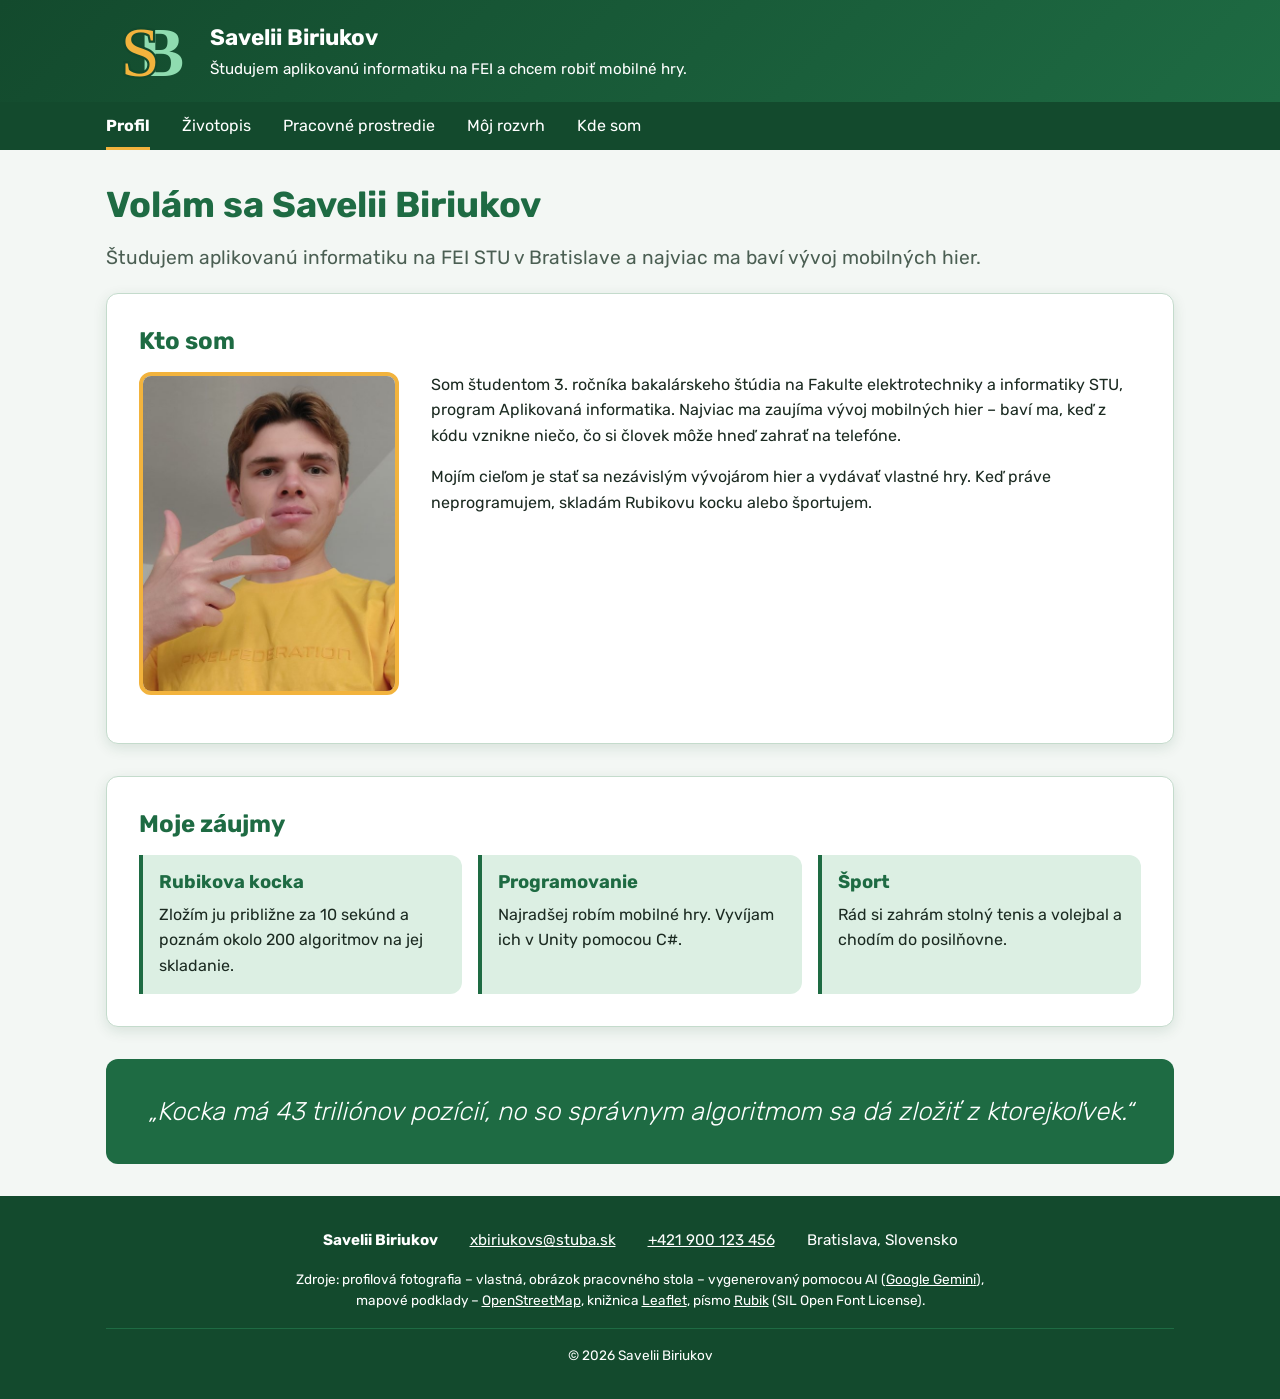
<file: Z1_biriukov/index.html>
<!DOCTYPE html>
<html lang="sk">
<head>
    <meta charset="UTF-8">
    <meta name="viewport" content="width=device-width, initial-scale=1">
    <title>SB – Profil</title>
    <meta name="description" content="Osobná webová vizitka Saveliia Biriukova, študenta aplikovanej informatiky na FEI STU, ktorého baví vývoj mobilných hier.">

    <!-- Open Graph -->
    <meta property="og:type" content="website">
    <meta property="og:title" content="Savelii Biriukov – Profil">
    <meta property="og:description" content="Kto som, čo študujem a čo ma baví – osobná vizitka študenta FEI STU.">
    <meta property="og:image" content="https://webte1.fei.stuba.sk/~xbiriukovs/Z1_biriukov/img/og-image.png">

    <link rel="icon" href="favicon.ico?v=2">
    <link rel="stylesheet" href="css/styles.css">
    <link rel="stylesheet" href="css/print.css" media="print">
</head>

<body>

    <a class="skip-link" href="#content">Preskočiť na obsah</a>

    <header class="site-header">
        <div class="container">
            <a class="site-header__home" href="index.html">
                <svg class="monogram" viewBox="0 0 80 64" aria-hidden="true">
                    <text class="monogram__letter monogram__b" x="50" y="55" text-anchor="middle">B</text>
                    <text class="monogram__letter monogram__gap" x="31" y="55" text-anchor="middle">S</text>
                    <text class="monogram__letter monogram__s" x="31" y="55" text-anchor="middle">S</text>
                </svg>
                <span>
                    <span class="site-header__name">Savelii Biriukov</span>
                    <span class="site-header__slogan">Študujem aplikovanú informatiku na FEI a chcem robiť mobilné hry.</span>
                </span>
            </a>
        </div>
    </header>

    <nav class="nav" aria-label="Hlavné menu">
        <div class="container">
            <button class="nav__toggle" type="button" aria-expanded="false" aria-controls="main-menu">☰ Menu</button>
            <ul class="nav__list" id="main-menu">
                <li><a class="nav__link nav__link--active" href="index.html" aria-current="page">Profil</a></li>
                <li><a class="nav__link" href="pages/cv.html">Životopis</a></li>
                <li><a class="nav__link" href="pages/workspace.html">Pracovné prostredie</a></li>
                <li><a class="nav__link" href="pages/schedule.html">Môj rozvrh</a></li>
                <li><a class="nav__link" href="pages/map.html">Kde som</a></li>
            </ul>
        </div>
    </nav>

    <main id="content" class="container">

        <h1>Volám sa Savelii Biriukov</h1>
        <p class="lead">Študujem aplikovanú informatiku na FEI STU v Bratislave a najviac ma baví vývoj mobilných hier.</p>

        <article class="card profile">
            <h2>Kto som</h2>
            <img class="profile__photo" src="img/me.jpg" alt="Savelii Biriukov v žltom tričku ukazuje rukou gesto" width="260" height="325" loading="lazy">
            <p>
                Som študentom 3. ročníka bakalárskeho štúdia na Fakulte elektrotechniky a informatiky STU,
                program Aplikovaná informatika. Najviac ma zaujíma vývoj mobilných hier – baví ma, keď z kódu
                vznikne niečo, čo si človek môže hneď zahrať na telefóne.
            </p>
            <p>
                Mojím cieľom je stať sa nezávislým vývojárom hier a vydávať vlastné hry.
                Keď práve neprogramujem, skladám Rubikovu kocku alebo športujem.
            </p>
        </article>

        <section class="card">
            <h2>Moje záujmy</h2>
            <ul class="key-list">
                <li class="key-list__item">
                    <h3>Rubikova kocka</h3>
                    <p>Zložím ju približne za 10 sekúnd a poznám okolo 200 algoritmov na jej skladanie.</p>
                </li>
                <li class="key-list__item">
                    <h3>Programovanie</h3>
                    <p>Najradšej robím mobilné hry. Vyvíjam ich v Unity pomocou C#.</p>
                </li>
                <li class="key-list__item">
                    <h3>Šport</h3>
                    <p>Rád si zahrám stolný tenis a volejbal a chodím do posilňovne.</p>
                </li>
            </ul>
        </section>

        <aside class="quote">
            <p class="quote__text">„Kocka má 43 triliónov pozícií, no so správnym algoritmom sa dá zložiť z ktorejkoľvek.“</p>
        </aside>

    </main>

    <footer class="site-footer">
        <div class="container site-footer__inner">
            <address class="site-footer__contact">
                <strong>Savelii Biriukov</strong>
                <a href="mailto:xbiriukovs@stuba.sk">xbiriukovs@stuba.sk</a>
                <a href="tel:+421900123456">+421 900 123 456</a>
                <span>Bratislava, Slovensko</span>
            </address>
            <p class="site-footer__sources">Zdroje: profilová fotografia – vlastná, obrázok pracovného stola – vygenerovaný pomocou AI (<a href="https://gemini.google.com/">Google Gemini</a>), mapové podklady – <a href="https://www.openstreetmap.org/copyright">OpenStreetMap</a>, knižnica <a href="https://leafletjs.com/">Leaflet</a>, písmo <a href="https://fonts.google.com/specimen/Rubik">Rubik</a> (SIL Open Font License).</p>
            <p class="site-footer__copy">© 2026 Savelii Biriukov</p>
        </div>
    </footer>

    <script src="js/script.js"></script>

</body>
</html>
</file>
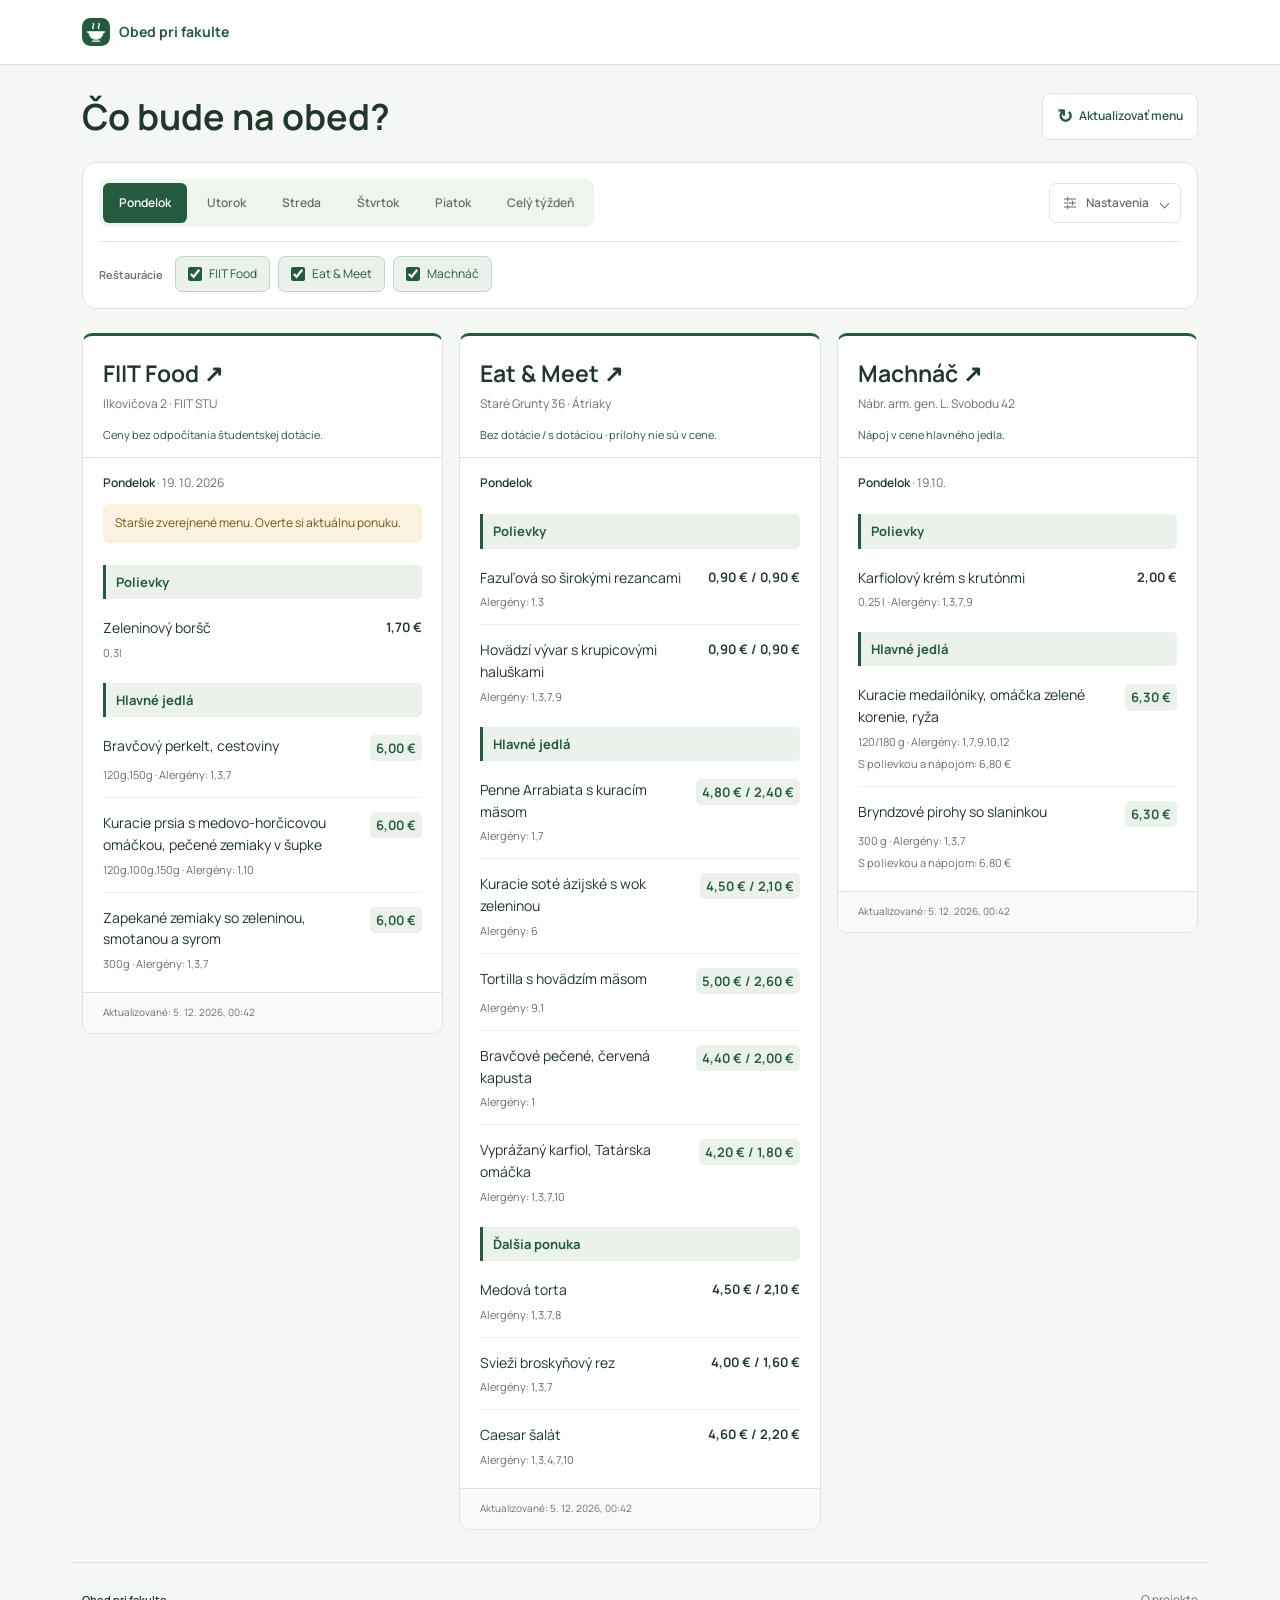
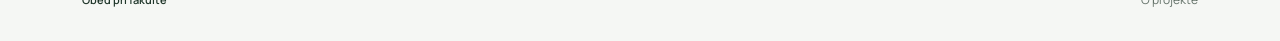
<file: Z2_biriukov/index.html>
<!DOCTYPE html>
<html lang="sk">

<head>
  <meta charset="UTF-8">
  <meta name="viewport" content="width=device-width, initial-scale=1">
  <meta name="description" content="Obedové menu reštaurácií a jedální v okolí FEI STU na jednom mieste.">
  <title>Obedové menu v okolí fakulty | Z2</title>
  <link rel="icon" href="img/meal.svg" type="image/svg+xml">
  <link rel="stylesheet" href="vendor/bootstrap-grid.min.css">
  <link rel="stylesheet" href="css/style.css">
  <script src="vendor/dayjs.min.js" defer></script>
  <script src="js/restaurants.js" defer></script>
  <script src="js/app.js" defer></script>
</head>

<body>
  <a class="skip-link" href="#main">Preskočiť na obsah</a>
  <header class="site-header">
    <div class="container navigation">
      <a class="brand" href="index.html"><img src="img/meal.svg" alt="" width="32" height="32">Obed pri fakulte</a>
    </div>
  </header>
  <main id="main" class="container">
    <div class="page-heading">
      <h1>Čo bude na obed?</h1>
      <button class="button" id="refresh" type="button" aria-label="Aktualizovať menu" title="Aktualizovať menu"><span
          class="refresh-icon" aria-hidden="true">↻</span><span class="refresh-label">Aktualizovať menu</span></button>
    </div>
    <div class="menu-controls" role="region" aria-label="Nastavenie zobrazenia menu">
      <div class="controls-top">
        <div class="day-buttons" id="days" role="group" aria-label="Deň v týždni"></div>
        <details class="settings">
          <summary><svg aria-hidden="true" viewBox="0 0 20 20" width="16" height="16">
              <path d="M3 5h14M3 10h14M3 15h14M7 3v4m6 1v4m-6 1v4" fill="none" stroke="currentColor" stroke-width="1.5"
                stroke-linecap="round" />
            </svg>Nastavenia</summary>
          <div class="settings-panel">
            <label for="source">Zdroj menu</label>
            <select id="source">
              <option value="local">Lokálne kópie</option>
              <option value="online">Weby reštaurácií</option>
            </select>
            <button class="text-button" id="clear" type="button">Vymazať uložené dáta</button>
          </div>
        </details>
      </div>
      <div class="filter-row">
        <span class="controls-label" aria-hidden="true">Reštaurácie</span>
        <fieldset id="filters">
          <legend>Zobraziť reštaurácie</legend>
        </fieldset>
      </div>
    </div>
    <h2 id="view-title" class="view-title">Obedové menu</h2>
    <p id="status" class="status" role="status" aria-live="polite"></p>
    <noscript>
      <p class="notice">Na načítanie a zobrazenie menu je potrebné povoliť JavaScript.</p>
    </noscript>
    <div id="menus" class="row g-3" role="region" aria-label="Menu reštaurácií" aria-busy="false"></div>
  </main>
  <footer class="site-footer container">
    <p>Obed pri fakulte</p>
    <nav class="footer-navigation" aria-label="Hlavná navigácia">
      <ul>
        <li><a href="pages/about.html">O projekte</a></li>
      </ul>
    </nav>
  </footer>
</body>

</html>
</file>
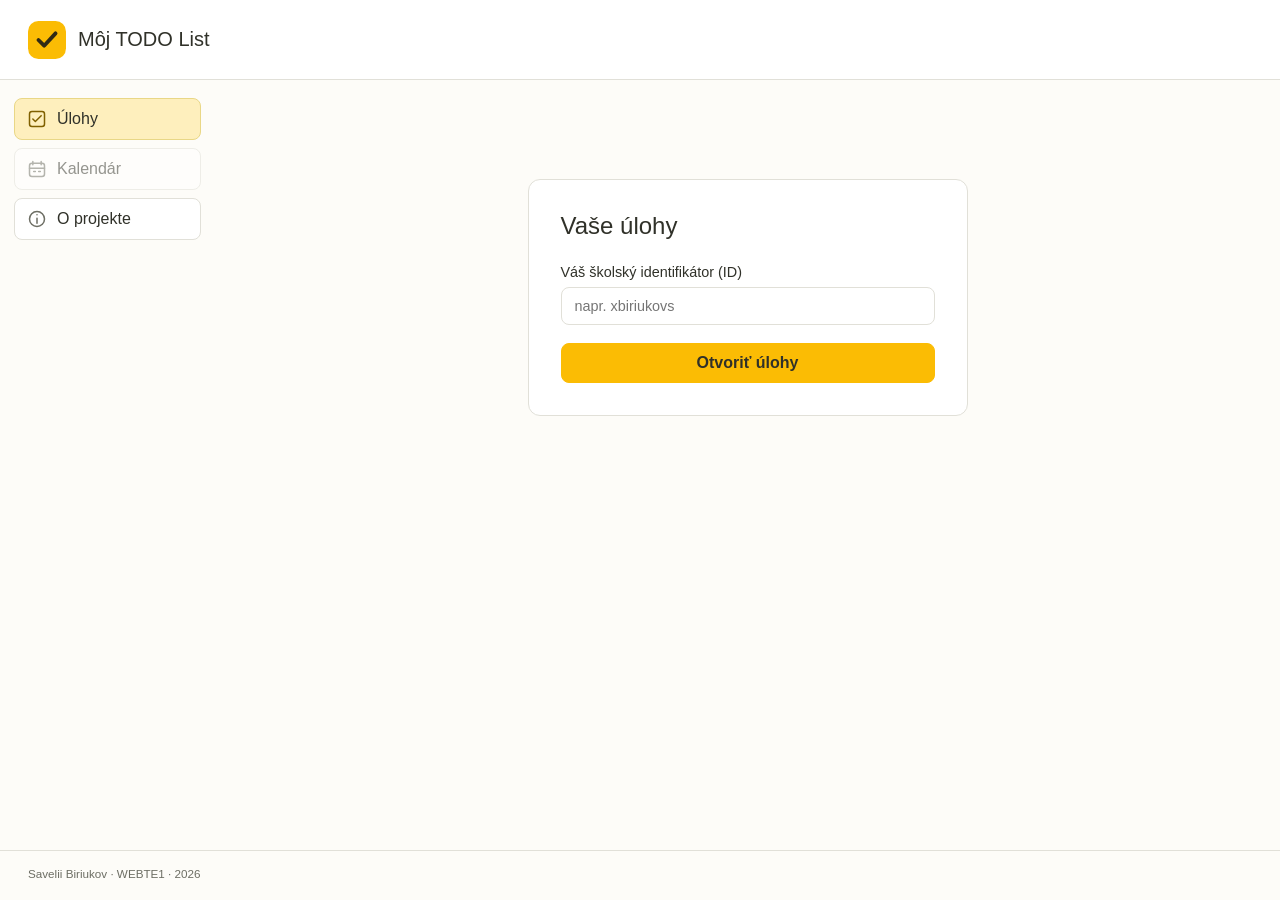
<file: Z3_biriukov/index.html>
<!doctype html>
<html lang="sk">

<head>
  <meta charset="UTF-8">
  <meta name="viewport" content="width=device-width, initial-scale=1.0">
  <meta name="theme-color" content="#fbbc04">
  <meta name="description" content="Osobné úlohy a kalendár na jednom mieste.">
  <link rel="icon" type="image/svg+xml" href="./favicon.svg">
  <link rel="stylesheet" href="./css/styles.css">
  <title>Môj TODO List</title>
</head>

<body>
  <div id="app"></div>
  <script src="./vendor/fullcalendar-core.min.js"></script>
  <script src="./vendor/fullcalendar-daygrid.min.js"></script>
  <script src="./vendor/fullcalendar-timegrid.min.js"></script>
  <script src="./vendor/fullcalendar-interaction.min.js"></script>
  <script src="./vendor/fullcalendar-sk.min.js"></script>
  <script type="module" src="./js/main.js"></script>
</body>

</html>
</file>
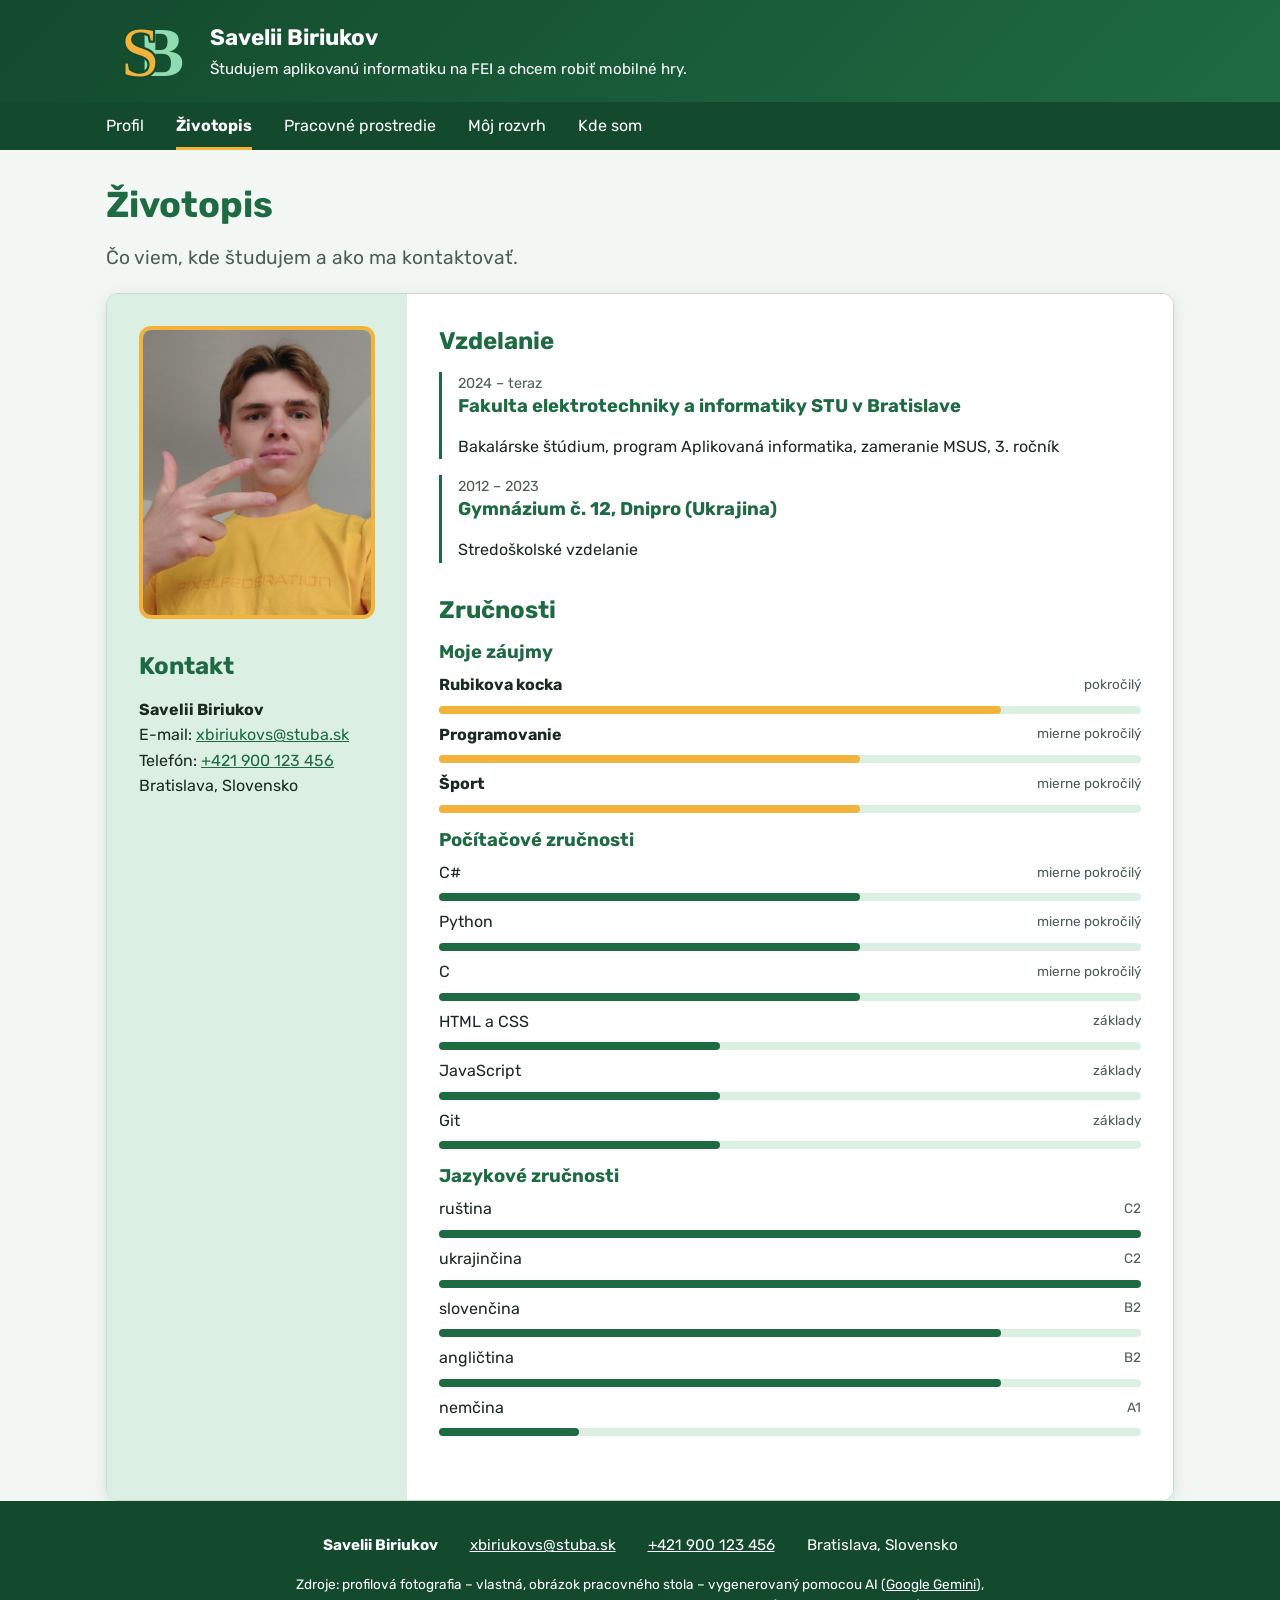
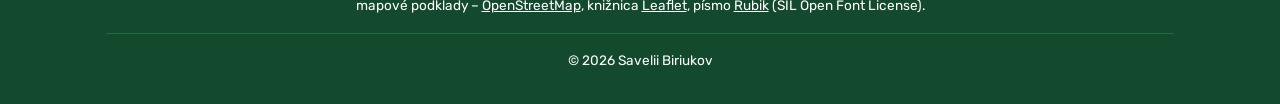
<file: Z1_biriukov/pages/cv.html>
<!DOCTYPE html>
<html lang="sk">
<head>
    <meta charset="UTF-8">
    <meta name="viewport" content="width=device-width, initial-scale=1">
    <title>SB – Životopis</title>
    <meta name="description" content="Životopis Saveliia Biriukova: vzdelanie, počítačové a jazykové zručnosti a kontakt.">

    <!-- Open Graph -->
    <meta property="og:type" content="website">
    <meta property="og:title" content="Savelii Biriukov – Životopis">
    <meta property="og:description" content="Vzdelanie, zručnosti a kontakt na jednom mieste.">
    <meta property="og:image" content="https://webte1.fei.stuba.sk/~xbiriukovs/Z1_biriukov/img/og-image.png">

    <link rel="icon" href="../favicon.ico?v=2">
    <link rel="stylesheet" href="../css/styles.css">
    <link rel="stylesheet" href="../css/print.css" media="print">
</head>

<body>

    <a class="skip-link" href="#content">Preskočiť na obsah</a>

    <header class="site-header">
        <div class="container">
            <a class="site-header__home" href="../index.html">
                <svg class="monogram" viewBox="0 0 80 64" aria-hidden="true">
                    <text class="monogram__letter monogram__b" x="50" y="55" text-anchor="middle">B</text>
                    <text class="monogram__letter monogram__gap" x="31" y="55" text-anchor="middle">S</text>
                    <text class="monogram__letter monogram__s" x="31" y="55" text-anchor="middle">S</text>
                </svg>
                <span>
                    <span class="site-header__name">Savelii Biriukov</span>
                    <span class="site-header__slogan">Študujem aplikovanú informatiku na FEI a chcem robiť mobilné hry.</span>
                </span>
            </a>
        </div>
    </header>

    <nav class="nav" aria-label="Hlavné menu">
        <div class="container">
            <button class="nav__toggle" type="button" aria-expanded="false" aria-controls="main-menu">☰ Menu</button>
            <ul class="nav__list" id="main-menu">
                <li><a class="nav__link" href="../index.html">Profil</a></li>
                <li><a class="nav__link nav__link--active" href="cv.html" aria-current="page">Životopis</a></li>
                <li><a class="nav__link" href="workspace.html">Pracovné prostredie</a></li>
                <li><a class="nav__link" href="schedule.html">Môj rozvrh</a></li>
                <li><a class="nav__link" href="map.html">Kde som</a></li>
            </ul>
        </div>
    </nav>

    <main id="content" class="container">

        <h1>Životopis</h1>
        <p class="lead">Čo viem, kde študujem a ako ma kontaktovať.</p>

        <div class="cv">

            <div class="cv__side">
                <img class="cv__photo" src="../img/me.jpg" alt="Portrétna fotografia Saveliia Biriukova" width="236" height="295" loading="lazy">

                <section class="cv__section">
                    <h2>Kontakt</h2>
                    <address>
                        <strong>Savelii Biriukov</strong><br>
                        E-mail: <a href="mailto:xbiriukovs@stuba.sk">xbiriukovs@stuba.sk</a><br>
                        Telefón: <a href="tel:+421900123456">+421 900 123 456</a><br>
                        Bratislava, Slovensko
                    </address>
                </section>
            </div>

            <div class="cv__main">

                <section class="cv__section">
                    <h2>Vzdelanie</h2>
                    <ul class="timeline">
                        <li class="timeline__item">
                            <span class="timeline__date">2024 – teraz</span>
                            <h3>Fakulta elektrotechniky a informatiky STU v Bratislave</h3>
                            <p>Bakalárske štúdium, program Aplikovaná informatika, zameranie MSUS, 3. ročník</p>
                        </li>
                        <li class="timeline__item">
                            <span class="timeline__date">2012 – 2023</span>
                            <h3>Gymnázium č. 12, Dnipro (Ukrajina)</h3>
                            <p>Stredoškolské vzdelanie</p>
                        </li>
                    </ul>
                </section>

                <section class="cv__section">
                    <h2>Zručnosti</h2>

                    <h3>Moje záujmy</h3>
                    <ul class="skills">
                        <li class="skill skill--key">
                            <span class="skill__name">Rubikova kocka</span>
                            <span class="skill__level">pokročilý</span>
                            <span class="skill__bar"><span class="skill__fill skill__fill--4"></span></span>
                        </li>
                        <li class="skill skill--key">
                            <span class="skill__name">Programovanie</span>
                            <span class="skill__level">mierne pokročilý</span>
                            <span class="skill__bar"><span class="skill__fill skill__fill--3"></span></span>
                        </li>
                        <li class="skill skill--key">
                            <span class="skill__name">Šport</span>
                            <span class="skill__level">mierne pokročilý</span>
                            <span class="skill__bar"><span class="skill__fill skill__fill--3"></span></span>
                        </li>
                    </ul>

                    <h3>Počítačové zručnosti</h3>
                    <ul class="skills">
                        <li class="skill">
                            <span class="skill__name">C#</span>
                            <span class="skill__level">mierne pokročilý</span>
                            <span class="skill__bar"><span class="skill__fill skill__fill--3"></span></span>
                        </li>
                        <li class="skill">
                            <span class="skill__name">Python</span>
                            <span class="skill__level">mierne pokročilý</span>
                            <span class="skill__bar"><span class="skill__fill skill__fill--3"></span></span>
                        </li>
                        <li class="skill">
                            <span class="skill__name">C</span>
                            <span class="skill__level">mierne pokročilý</span>
                            <span class="skill__bar"><span class="skill__fill skill__fill--3"></span></span>
                        </li>
                        <li class="skill">
                            <span class="skill__name">HTML a CSS</span>
                            <span class="skill__level">základy</span>
                            <span class="skill__bar"><span class="skill__fill skill__fill--2"></span></span>
                        </li>
                        <li class="skill">
                            <span class="skill__name">JavaScript</span>
                            <span class="skill__level">základy</span>
                            <span class="skill__bar"><span class="skill__fill skill__fill--2"></span></span>
                        </li>
                        <li class="skill">
                            <span class="skill__name">Git</span>
                            <span class="skill__level">základy</span>
                            <span class="skill__bar"><span class="skill__fill skill__fill--2"></span></span>
                        </li>
                    </ul>

                    <h3>Jazykové zručnosti</h3>
                    <ul class="skills">
                        <li class="skill">
                            <span class="skill__name">ruština</span>
                            <span class="skill__level">C2</span>
                            <span class="skill__bar"><span class="skill__fill skill__fill--5"></span></span>
                        </li>
                        <li class="skill">
                            <span class="skill__name">ukrajinčina</span>
                            <span class="skill__level">C2</span>
                            <span class="skill__bar"><span class="skill__fill skill__fill--5"></span></span>
                        </li>
                        <li class="skill">
                            <span class="skill__name">slovenčina</span>
                            <span class="skill__level">B2</span>
                            <span class="skill__bar"><span class="skill__fill skill__fill--4"></span></span>
                        </li>
                        <li class="skill">
                            <span class="skill__name">angličtina</span>
                            <span class="skill__level">B2</span>
                            <span class="skill__bar"><span class="skill__fill skill__fill--4"></span></span>
                        </li>
                        <li class="skill">
                            <span class="skill__name">nemčina</span>
                            <span class="skill__level">A1</span>
                            <span class="skill__bar"><span class="skill__fill skill__fill--1"></span></span>
                        </li>
                    </ul>
                </section>

            </div>

        </div>

    </main>

    <footer class="site-footer">
        <div class="container site-footer__inner">
            <address class="site-footer__contact">
                <strong>Savelii Biriukov</strong>
                <a href="mailto:xbiriukovs@stuba.sk">xbiriukovs@stuba.sk</a>
                <a href="tel:+421900123456">+421 900 123 456</a>
                <span>Bratislava, Slovensko</span>
            </address>
            <p class="site-footer__sources">Zdroje: profilová fotografia – vlastná, obrázok pracovného stola – vygenerovaný pomocou AI (<a href="https://gemini.google.com/">Google Gemini</a>), mapové podklady – <a href="https://www.openstreetmap.org/copyright">OpenStreetMap</a>, knižnica <a href="https://leafletjs.com/">Leaflet</a>, písmo <a href="https://fonts.google.com/specimen/Rubik">Rubik</a> (SIL Open Font License).</p>
            <p class="site-footer__copy">© 2026 Savelii Biriukov</p>
        </div>
    </footer>

    <script src="../js/script.js"></script>

</body>
</html>
</file>
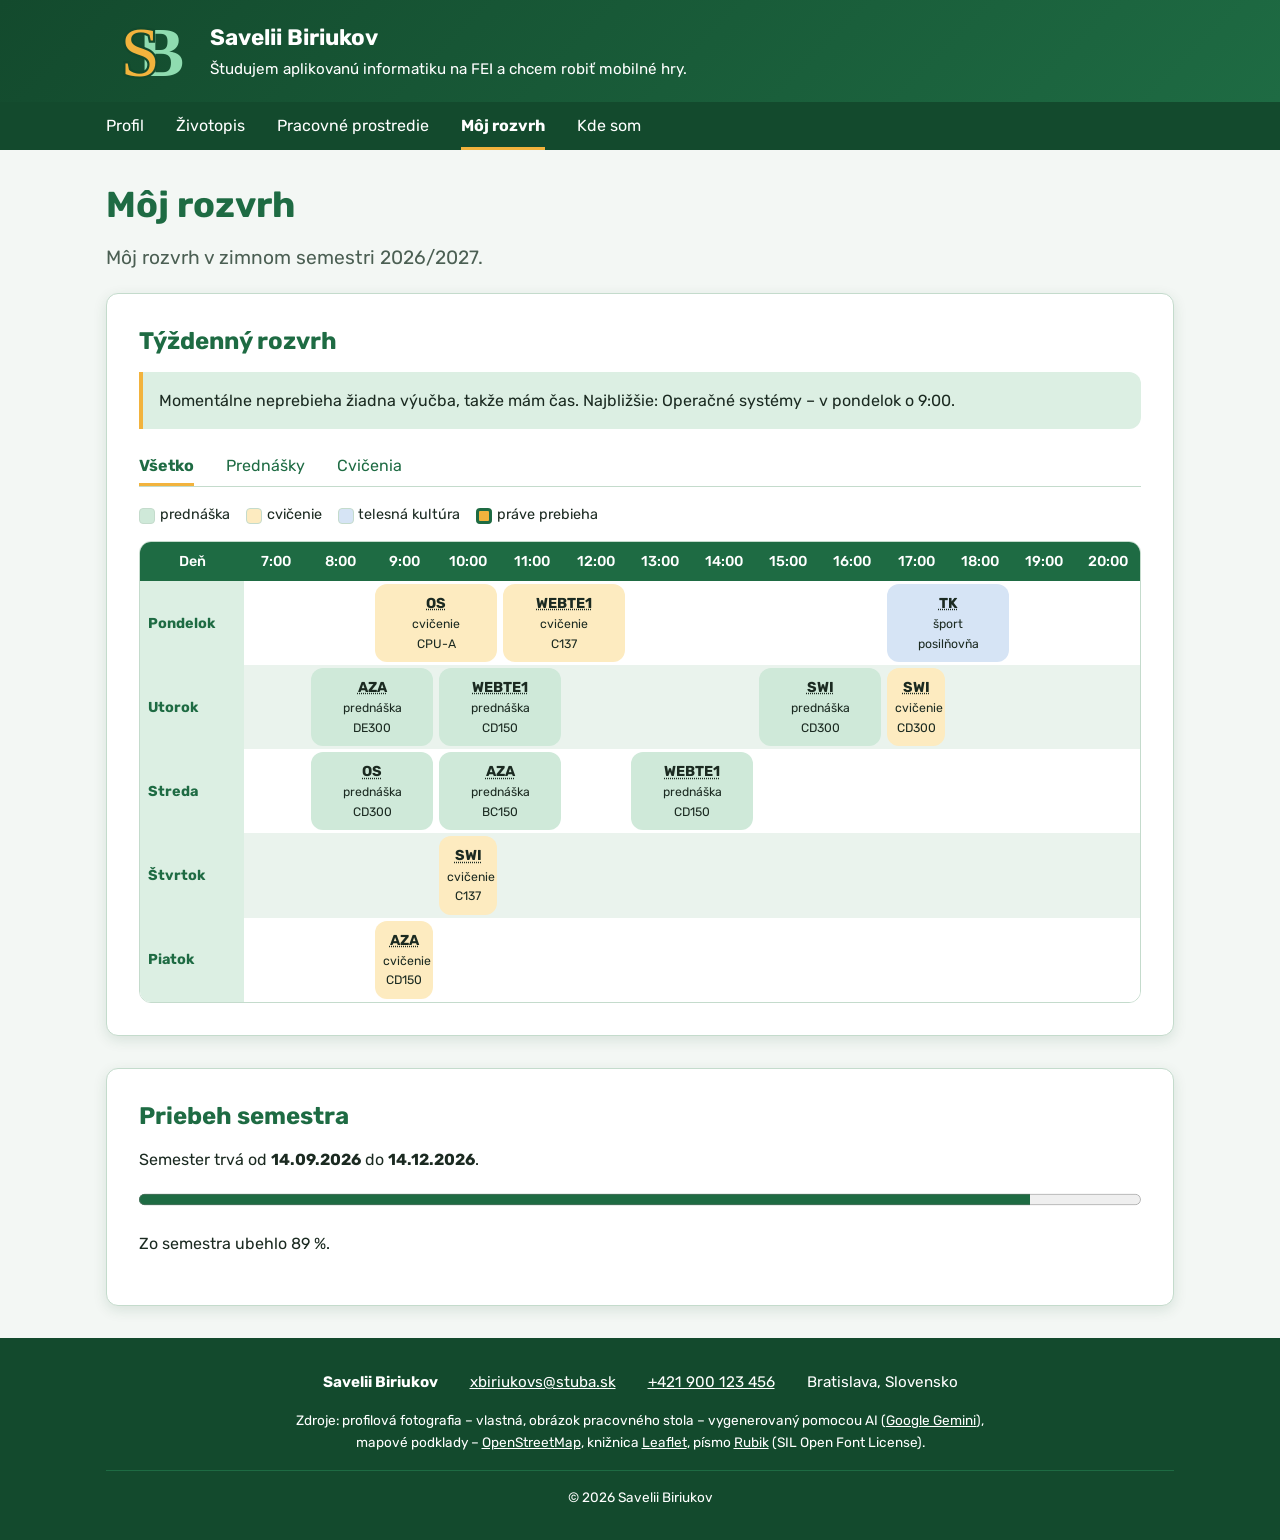
<file: Z1_biriukov/pages/schedule.html>
<!DOCTYPE html>
<html lang="sk">
<head>
    <meta charset="UTF-8">
    <meta name="viewport" content="width=device-width, initial-scale=1">
    <title>SB – Rozvrh</title>
    <meta name="description" content="Môj rozvrh v zimnom semestri 2026/2027 – kedy mám prednášky, cvičenia a kedy mám čas.">

    <!-- Open Graph -->
    <meta property="og:type" content="website">
    <meta property="og:title" content="Savelii Biriukov – Rozvrh">
    <meta property="og:description" content="Kedy som v škole a kedy mám čas – rozvrh na zimný semester.">
    <meta property="og:image" content="https://webte1.fei.stuba.sk/~xbiriukovs/Z1_biriukov/img/og-image.png">

    <link rel="icon" href="../favicon.ico?v=2">
    <link rel="stylesheet" href="../css/styles.css">
    <link rel="stylesheet" href="../css/print.css" media="print">
</head>

<body>

    <a class="skip-link" href="#content">Preskočiť na obsah</a>

    <header class="site-header">
        <div class="container">
            <a class="site-header__home" href="../index.html">
                <svg class="monogram" viewBox="0 0 80 64" aria-hidden="true">
                    <text class="monogram__letter monogram__b" x="50" y="55" text-anchor="middle">B</text>
                    <text class="monogram__letter monogram__gap" x="31" y="55" text-anchor="middle">S</text>
                    <text class="monogram__letter monogram__s" x="31" y="55" text-anchor="middle">S</text>
                </svg>
                <span>
                    <span class="site-header__name">Savelii Biriukov</span>
                    <span class="site-header__slogan">Študujem aplikovanú informatiku na FEI a chcem robiť mobilné hry.</span>
                </span>
            </a>
        </div>
    </header>

    <nav class="nav" aria-label="Hlavné menu">
        <div class="container">
            <button class="nav__toggle" type="button" aria-expanded="false" aria-controls="main-menu">☰ Menu</button>
            <ul class="nav__list" id="main-menu">
                <li><a class="nav__link" href="../index.html">Profil</a></li>
                <li><a class="nav__link" href="cv.html">Životopis</a></li>
                <li><a class="nav__link" href="workspace.html">Pracovné prostredie</a></li>
                <li><a class="nav__link nav__link--active" href="schedule.html" aria-current="page">Môj rozvrh</a></li>
                <li><a class="nav__link" href="map.html">Kde som</a></li>
            </ul>
        </div>
    </nav>

    <main id="content" class="container">

        <h1>Môj rozvrh</h1>
        <p class="lead">Môj rozvrh v zimnom semestri 2026/2027.</p>

        <section class="card">
            <h2>Týždenný rozvrh</h2>

            <p class="schedule-status" id="lesson-status">Aktuálnu hodinu zobrazím, keď je zapnutý JavaScript.</p>

            <div class="filters">
                <button class="tab tab--active filter-button" type="button" data-filter="all">Všetko</button>
                <button class="tab filter-button" type="button" data-filter="lecture">Prednášky</button>
                <button class="tab filter-button" type="button" data-filter="exercise">Cvičenia</button>
            </div>

            <p class="empty-message" id="filter-empty" hidden>Pre tento filter v rozvrhu nič nie je. Skúste zvoliť „Všetko“.</p>

            <ul class="legend">
                <li><span class="legend__color legend__color--lecture"></span>prednáška</li>
                <li><span class="legend__color legend__color--exercise"></span>cvičenie</li>
                <li><span class="legend__color legend__color--sport"></span>telesná kultúra</li>
                <li><span class="legend__color legend__color--now"></span>práve prebieha</li>
            </ul>

                <div class="table-wrapper">
                    <table class="schedule">
                        <thead>
                        <tr>
                            <th scope="col">Deň</th>
                            <th scope="col">7:00</th>
                            <th scope="col">8:00</th>
                            <th scope="col">9:00</th>
                            <th scope="col">10:00</th>
                            <th scope="col">11:00</th>
                            <th scope="col">12:00</th>
                            <th scope="col">13:00</th>
                            <th scope="col">14:00</th>
                            <th scope="col">15:00</th>
                            <th scope="col">16:00</th>
                            <th scope="col">17:00</th>
                            <th scope="col">18:00</th>
                            <th scope="col">19:00</th>
                            <th scope="col">20:00</th>
                        </tr>
                        </thead>
                        <tbody>
                        <tr>
                            <th scope="row">Pondelok</th>
                            <td colspan="2"></td>
                            <td colspan="2" class="lesson lesson--exercise" data-type="exercise" data-day="1" data-start="9:00" data-end="10:50">
                                <div class="lesson__card">
                                    <strong><abbr title="Operačné systémy">OS</abbr></strong>
                                    <span>cvičenie</span>
                                    <span>CPU-A</span>
                                </div>
                            </td>
                            <td colspan="2" class="lesson lesson--exercise" data-type="exercise" data-day="1" data-start="11:00" data-end="12:50">
                                <div class="lesson__card">
                                    <strong><abbr title="Webové technológie 1">WEBTE1</abbr></strong>
                                    <span>cvičenie</span>
                                    <span>C137</span>
                                </div>
                            </td>
                            <td colspan="4"></td>
                            <td colspan="2" class="lesson lesson--sport" data-type="sport" data-day="1" data-start="17:00" data-end="19:00">
                                <div class="lesson__card">
                                    <strong><abbr title="Telesná kultúra">TK</abbr></strong>
                                    <span>šport</span>
                                    <span>posilňovňa</span>
                                </div>
                            </td>
                            <td colspan="2"></td>
                        </tr>
                        <tr>
                            <th scope="row">Utorok</th>
                            <td></td>
                            <td colspan="2" class="lesson lesson--lecture" data-type="lecture" data-day="2" data-start="8:00" data-end="9:50">
                                <div class="lesson__card">
                                    <strong><abbr title="Analýza a zložitosť algoritmov">AZA</abbr></strong>
                                    <span>prednáška</span>
                                    <span>DE300</span>
                                </div>
                            </td>
                            <td colspan="2" class="lesson lesson--lecture" data-type="lecture" data-day="2" data-start="10:00" data-end="11:50">
                                <div class="lesson__card">
                                    <strong><abbr title="Webové technológie 1">WEBTE1</abbr></strong>
                                    <span>prednáška</span>
                                    <span>CD150</span>
                                </div>
                            </td>
                            <td colspan="3"></td>
                            <td colspan="2" class="lesson lesson--lecture" data-type="lecture" data-day="2" data-start="15:00" data-end="16:50">
                                <div class="lesson__card">
                                    <strong><abbr title="Softvérové inžinierstvo">SWI</abbr></strong>
                                    <span>prednáška</span>
                                    <span>CD300</span>
                                </div>
                            </td>
                            <td class="lesson lesson--exercise" data-type="exercise" data-day="2" data-start="17:00" data-end="17:50">
                                <div class="lesson__card">
                                    <strong><abbr title="Softvérové inžinierstvo">SWI</abbr></strong>
                                    <span>cvičenie</span>
                                    <span>CD300</span>
                                </div>
                            </td>
                            <td colspan="3"></td>
                        </tr>
                        <tr>
                            <th scope="row">Streda</th>
                            <td></td>
                            <td colspan="2" class="lesson lesson--lecture" data-type="lecture" data-day="3" data-start="8:00" data-end="9:50">
                                <div class="lesson__card">
                                    <strong><abbr title="Operačné systémy">OS</abbr></strong>
                                    <span>prednáška</span>
                                    <span>CD300</span>
                                </div>
                            </td>
                            <td colspan="2" class="lesson lesson--lecture" data-type="lecture" data-day="3" data-start="10:00" data-end="11:50">
                                <div class="lesson__card">
                                    <strong><abbr title="Analýza a zložitosť algoritmov">AZA</abbr></strong>
                                    <span>prednáška</span>
                                    <span>BC150</span>
                                </div>
                            </td>
                            <td></td>
                            <td colspan="2" class="lesson lesson--lecture" data-type="lecture" data-day="3" data-start="13:00" data-end="14:50">
                                <div class="lesson__card">
                                    <strong><abbr title="Webové technológie 1">WEBTE1</abbr></strong>
                                    <span>prednáška</span>
                                    <span>CD150</span>
                                </div>
                            </td>
                            <td colspan="6"></td>
                        </tr>
                        <tr>
                            <th scope="row">Štvrtok</th>
                            <td colspan="3"></td>
                            <td class="lesson lesson--exercise" data-type="exercise" data-day="4" data-start="10:00" data-end="10:50">
                                <div class="lesson__card">
                                    <strong><abbr title="Softvérové inžinierstvo">SWI</abbr></strong>
                                    <span>cvičenie</span>
                                    <span>C137</span>
                                </div>
                            </td>
                            <td colspan="10"></td>
                        </tr>
                        <tr>
                            <th scope="row">Piatok</th>
                            <td colspan="2"></td>
                            <td class="lesson lesson--exercise" data-type="exercise" data-day="5" data-start="9:00" data-end="9:50">
                                <div class="lesson__card">
                                    <strong><abbr title="Analýza a zložitosť algoritmov">AZA</abbr></strong>
                                    <span>cvičenie</span>
                                    <span>CD150</span>
                                </div>
                            </td>
                            <td colspan="11"></td>
                        </tr>
                        </tbody>
                    </table>
                </div>
        </section>

        <section class="card">
            <h2>Priebeh semestra</h2>
            <p>Semester trvá od <strong id="semester-start">14.09.2026</strong> do <strong id="semester-end">14.12.2026</strong>.</p>
            <progress class="progress" id="semester-progress" max="100" value="0">0 %</progress>
            <p id="semester-progress-text">Zo semestra ubehlo 0 %.</p>
        </section>

    </main>

    <footer class="site-footer">
        <div class="container site-footer__inner">
            <address class="site-footer__contact">
                <strong>Savelii Biriukov</strong>
                <a href="mailto:xbiriukovs@stuba.sk">xbiriukovs@stuba.sk</a>
                <a href="tel:+421900123456">+421 900 123 456</a>
                <span>Bratislava, Slovensko</span>
            </address>
            <p class="site-footer__sources">Zdroje: profilová fotografia – vlastná, obrázok pracovného stola – vygenerovaný pomocou AI (<a href="https://gemini.google.com/">Google Gemini</a>), mapové podklady – <a href="https://www.openstreetmap.org/copyright">OpenStreetMap</a>, knižnica <a href="https://leafletjs.com/">Leaflet</a>, písmo <a href="https://fonts.google.com/specimen/Rubik">Rubik</a> (SIL Open Font License).</p>
            <p class="site-footer__copy">© 2026 Savelii Biriukov</p>
        </div>
    </footer>

    <script src="../js/script.js"></script>

</body>
</html>
</file>
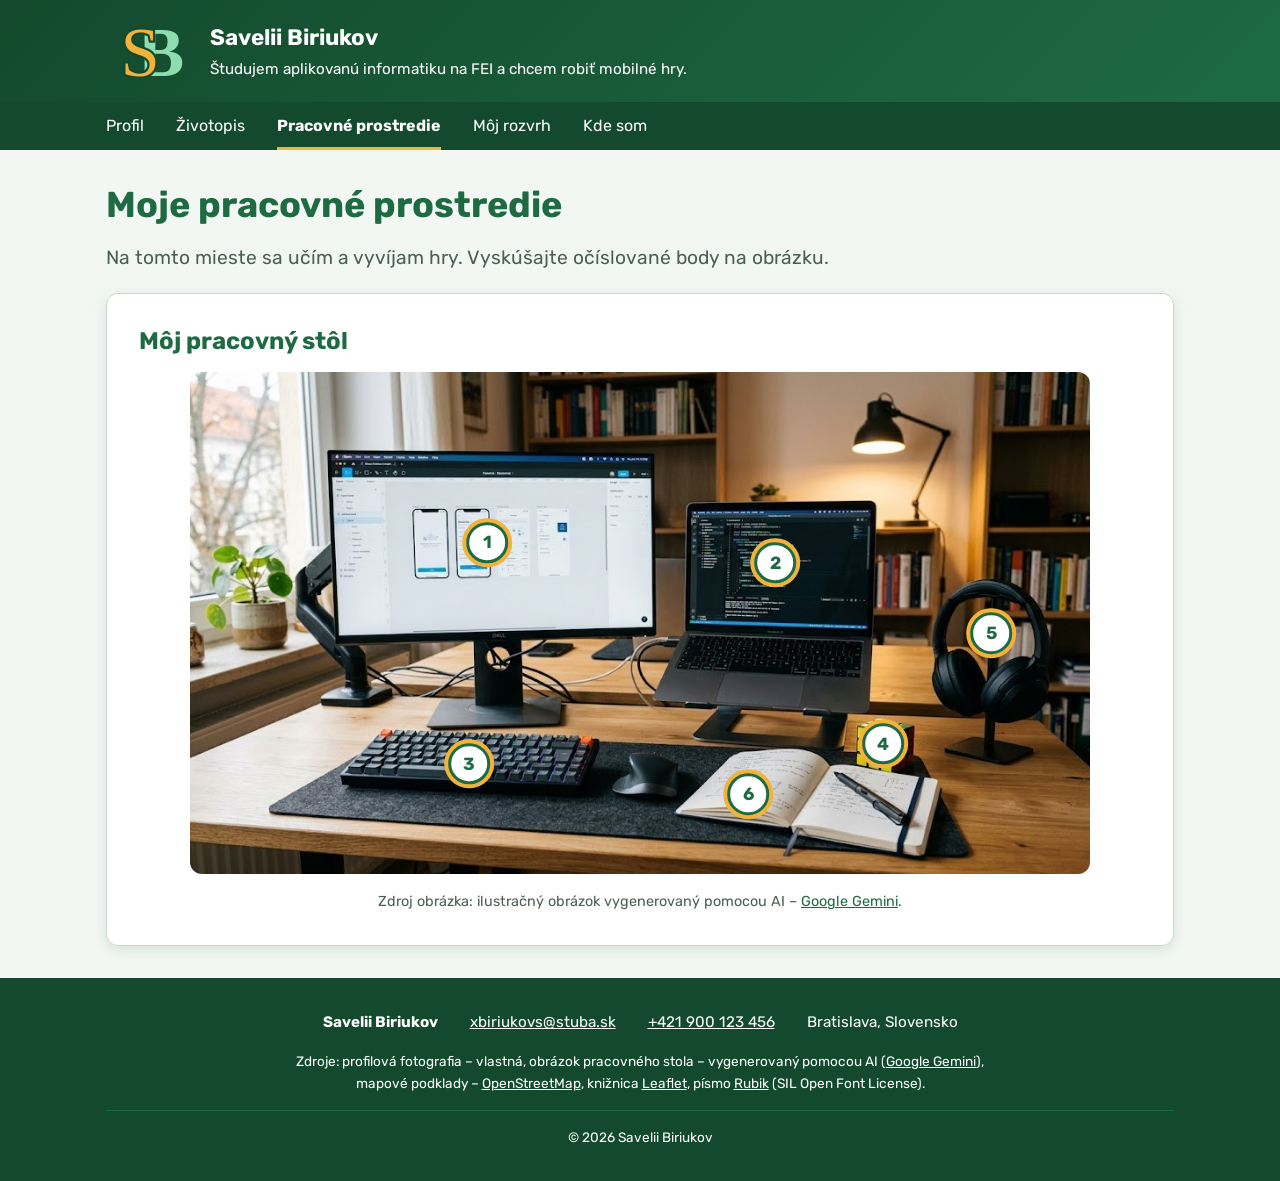
<file: Z1_biriukov/pages/workspace.html>
<!DOCTYPE html>
<html lang="sk">
<head>
    <meta charset="UTF-8">
    <meta name="viewport" content="width=device-width, initial-scale=1">
    <title>SB – Pracovné prostredie</title>
    <meta name="description" content="Interaktívny obrázok môjho pracovného miesta – čo používam pri štúdiu a vývoji hier.">

    <!-- Open Graph -->
    <meta property="og:type" content="website">
    <meta property="og:title" content="Savelii Biriukov – Pracovné prostredie">
    <meta property="og:description" content="Pozrite sa, čo mám na pracovnom stole a na čo to používam.">
    <meta property="og:image" content="https://webte1.fei.stuba.sk/~xbiriukovs/Z1_biriukov/img/og-image.png">

    <link rel="icon" href="../favicon.ico?v=2">
    <link rel="stylesheet" href="../css/styles.css">
    <link rel="stylesheet" href="../css/print.css" media="print">
</head>

<body>

    <a class="skip-link" href="#content">Preskočiť na obsah</a>

    <header class="site-header">
        <div class="container">
            <a class="site-header__home" href="../index.html">
                <svg class="monogram" viewBox="0 0 80 64" aria-hidden="true">
                    <text class="monogram__letter monogram__b" x="50" y="55" text-anchor="middle">B</text>
                    <text class="monogram__letter monogram__gap" x="31" y="55" text-anchor="middle">S</text>
                    <text class="monogram__letter monogram__s" x="31" y="55" text-anchor="middle">S</text>
                </svg>
                <span>
                    <span class="site-header__name">Savelii Biriukov</span>
                    <span class="site-header__slogan">Študujem aplikovanú informatiku na FEI a chcem robiť mobilné hry.</span>
                </span>
            </a>
        </div>
    </header>

    <nav class="nav" aria-label="Hlavné menu">
        <div class="container">
            <button class="nav__toggle" type="button" aria-expanded="false" aria-controls="main-menu">☰ Menu</button>
            <ul class="nav__list" id="main-menu">
                <li><a class="nav__link" href="../index.html">Profil</a></li>
                <li><a class="nav__link" href="cv.html">Životopis</a></li>
                <li><a class="nav__link nav__link--active" href="workspace.html" aria-current="page">Pracovné prostredie</a></li>
                <li><a class="nav__link" href="schedule.html">Môj rozvrh</a></li>
                <li><a class="nav__link" href="map.html">Kde som</a></li>
            </ul>
        </div>
    </nav>

    <main id="content" class="container">

        <h1>Moje pracovné prostredie</h1>
        <p class="lead">Na tomto mieste sa učím a vyvíjam hry. Vyskúšajte očíslované body na obrázku.</p>

        <section class="card">
            <h2>Môj pracovný stôl</h2>

            <figure class="workspace">
                <img class="workspace__image" src="../img/workspace.jpg" alt="Ilustračný obrázok pracovného stola s monitorom, notebookom, klávesnicou, slúchadlami, zápisníkom a Rubikovou kockou" width="1024" height="572">

                <div class="hotspot" style="--x: 33%; --y: 34%">
                    <button class="hotspot__button" type="button" aria-label="Monitor">1</button>
                    <div class="hotspot__panel">
                        <h3>Monitor</h3>
                        <p>Na veľkom monitore navrhujem obrazovky mobilných hier a aplikácií, aby som videl, ako budú vyzerať na telefóne.</p>
                    </div>
                </div>
                <div class="hotspot hotspot--left" style="--x: 65%; --y: 38%">
                    <button class="hotspot__button" type="button" aria-label="Notebook">2</button>
                    <div class="hotspot__panel">
                        <h3>Notebook</h3>
                        <p>Tu vyvíjam hry v Unity a píšem kód v C#. Nosím ho aj do školy.</p>
                    </div>
                </div>
                <div class="hotspot" style="--x: 31%; --y: 78%">
                    <button class="hotspot__button" type="button" aria-label="Klávesnica">3</button>
                    <div class="hotspot__panel">
                        <h3>Klávesnica</h3>
                        <p>Kompaktná mechanická klávesnica. Na dlhé programovanie je pohodlnejšia ako tá v notebooku.</p>
                    </div>
                </div>
                <div class="hotspot hotspot--left" style="--x: 77%; --y: 74%">
                    <button class="hotspot__button" type="button" aria-label="Rubikova kocka">4</button>
                    <div class="hotspot__panel">
                        <h3>Rubikova kocka</h3>
                        <p>Jeden z mojich záujmov. Zložím ju približne za 10 sekúnd – keď sa zaseknem pri úlohe, pomôže mi prečistiť si hlavu.</p>
                    </div>
                </div>
                <div class="hotspot hotspot--left" style="--x: 89%; --y: 52%">
                    <button class="hotspot__button" type="button" aria-label="Slúchadlá">5</button>
                    <div class="hotspot__panel">
                        <h3>Slúchadlá</h3>
                        <p>Pri programovaní počúvam hudbu, lepšie sa mi tak sústredí. Používam ich aj na online hodiny.</p>
                    </div>
                </div>
                <div class="hotspot hotspot--left" style="--x: 62%; --y: 84%">
                    <button class="hotspot__button" type="button" aria-label="Zápisník">6</button>
                    <div class="hotspot__panel">
                        <h3>Zápisník</h3>
                        <p>Nápady na hry a riešenia úloh si najprv nakreslím na papier, až potom píšem kód.</p>
                    </div>
                </div>
            </figure>

            <p class="source-note">Zdroj obrázka: ilustračný obrázok vygenerovaný pomocou AI – <a href="https://gemini.google.com/">Google Gemini</a>.</p>
        </section>

    </main>

    <footer class="site-footer">
        <div class="container site-footer__inner">
            <address class="site-footer__contact">
                <strong>Savelii Biriukov</strong>
                <a href="mailto:xbiriukovs@stuba.sk">xbiriukovs@stuba.sk</a>
                <a href="tel:+421900123456">+421 900 123 456</a>
                <span>Bratislava, Slovensko</span>
            </address>
            <p class="site-footer__sources">Zdroje: profilová fotografia – vlastná, obrázok pracovného stola – vygenerovaný pomocou AI (<a href="https://gemini.google.com/">Google Gemini</a>), mapové podklady – <a href="https://www.openstreetmap.org/copyright">OpenStreetMap</a>, knižnica <a href="https://leafletjs.com/">Leaflet</a>, písmo <a href="https://fonts.google.com/specimen/Rubik">Rubik</a> (SIL Open Font License).</p>
            <p class="site-footer__copy">© 2026 Savelii Biriukov</p>
        </div>
    </footer>

    <script src="../js/script.js"></script>

</body>
</html>
</file>
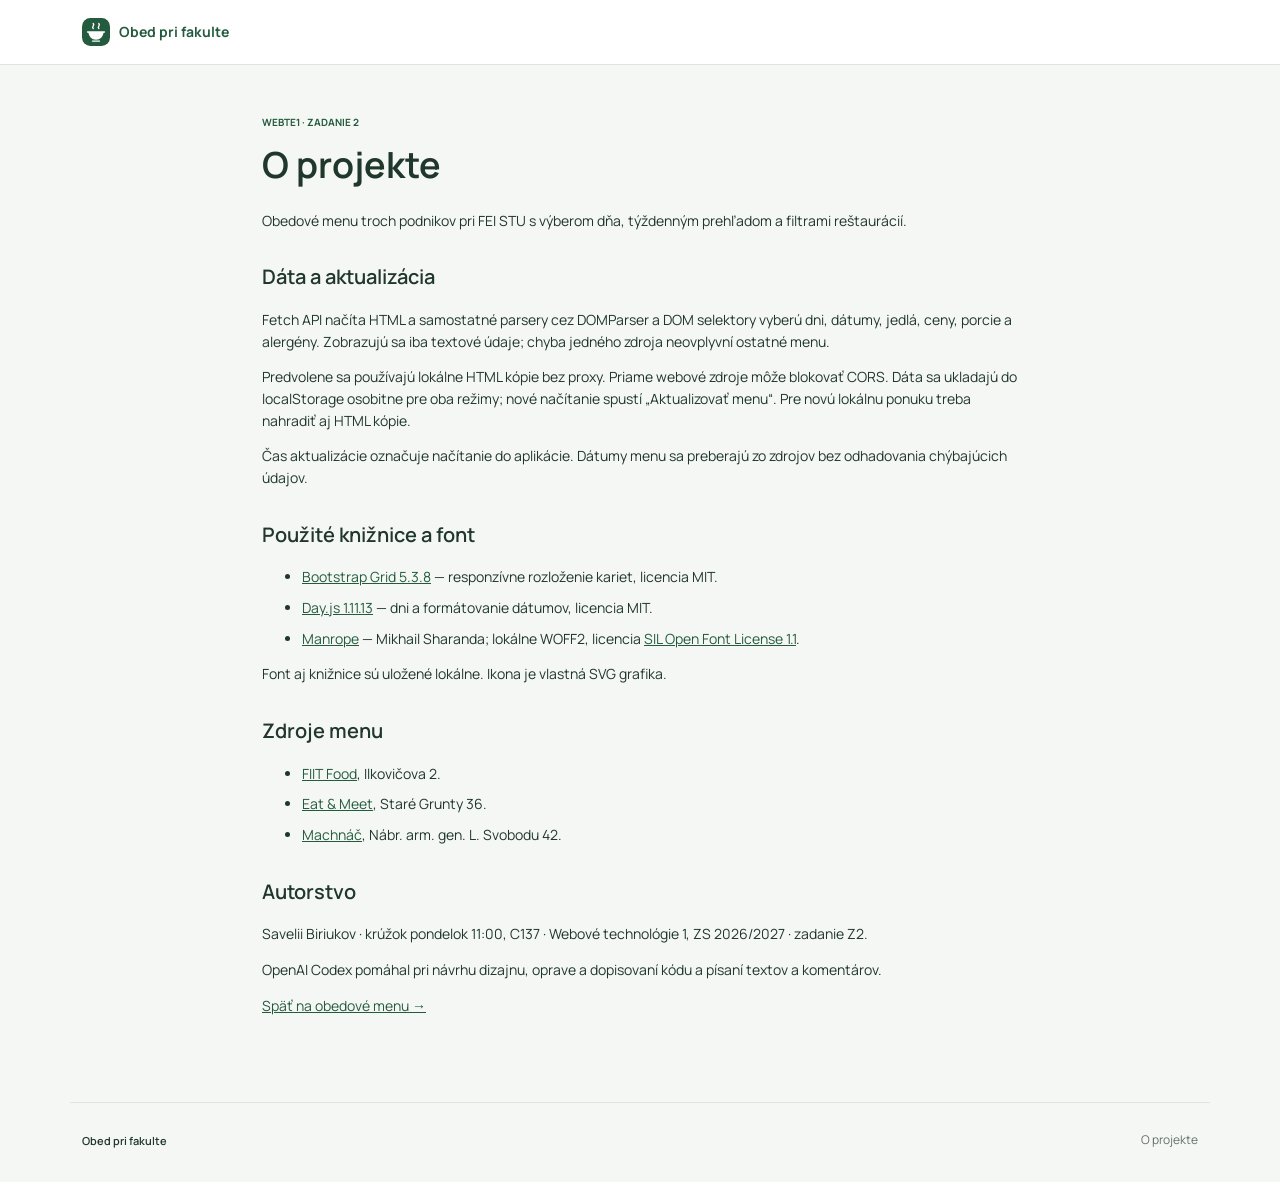
<file: Z2_biriukov/pages/about.html>
<!DOCTYPE html>
<html lang="sk">

<head>
  <meta charset="UTF-8">
  <meta name="viewport" content="width=device-width, initial-scale=1">
  <meta name="description" content="Zdroje, knižnice a spôsob spracovania obedového menu v projekte Z2.">
  <title>O projekte | Obedové menu v okolí fakulty</title>
  <link rel="icon" href="../img/meal.svg" type="image/svg+xml">
  <link rel="stylesheet" href="../vendor/bootstrap-grid.min.css">
  <link rel="stylesheet" href="../css/style.css">
</head>

<body>
  <a class="skip-link" href="#main">Preskočiť na obsah</a>
  <header class="site-header">
    <div class="container navigation">
      <a class="brand" href="../index.html"><img src="../img/meal.svg" alt="" width="32" height="32">Obed pri
        fakulte</a>
    </div>
  </header>
  <main id="main" class="container prose">
    <p class="eyebrow">WEBTE1 · ZADANIE 2</p>
    <h1>O projekte</h1>
    <p>Obedové menu troch podnikov pri FEI STU s výberom dňa, týždenným prehľadom a filtrami reštaurácií.</p>
    <h2>Dáta a aktualizácia</h2>
    <p>Fetch API načíta HTML a samostatné parsery cez DOMParser a DOM selektory vyberú dni, dátumy, jedlá, ceny, porcie
      a alergény. Zobrazujú sa iba textové údaje; chyba jedného zdroja neovplyvní ostatné menu.</p>
    <p>Predvolene sa používajú lokálne HTML kópie bez proxy. Priame webové zdroje môže blokovať CORS. Dáta sa ukladajú
      do localStorage osobitne pre oba režimy; nové načítanie spustí „Aktualizovať menu“. Pre novú lokálnu ponuku treba
      nahradiť aj HTML kópie.</p>
    <p>Čas aktualizácie označuje načítanie do aplikácie. Dátumy menu sa preberajú zo zdrojov bez odhadovania chýbajúcich
      údajov.</p>
    <h2>Použité knižnice a font</h2>
    <ul>
      <li><a href="https://getbootstrap.com/docs/5.3/layout/grid/">Bootstrap Grid 5.3.8</a> — responzívne rozloženie
        kariet, licencia MIT.</li>
      <li><a href="https://day.js.org/">Day.js 1.11.13</a> — dni a formátovanie dátumov, licencia MIT.</li>
      <li><a href="https://fonts.google.com/specimen/Manrope">Manrope</a> — Mikhail Sharanda; lokálne WOFF2, licencia <a
          href="../fonts/OFL.txt">SIL Open Font License 1.1</a>.</li>
    </ul>
    <p>Font aj knižnice sú uložené lokálne. Ikona je vlastná SVG grafika.</p>
    <h2>Zdroje menu</h2>
    <ul>
      <li><a href="https://faynfood.sk/menu/#fiit-food">FIIT Food</a>, Ilkovičova 2.</li>
      <li><a href="https://eatandmeet.sk/">Eat &amp; Meet</a>, Staré Grunty 36.</li>
      <li><a href="https://machnac.sk/denneMenu.html">Machnáč</a>, Nábr. arm. gen. L. Svobodu 42.</li>
    </ul>
    <h2>Autorstvo</h2>
    <p>Savelii Biriukov · krúžok pondelok 11:00, C137 · Webové technológie 1, ZS 2026/2027 · zadanie Z2.</p>
    <p>OpenAI Codex pomáhal pri návrhu dizajnu, oprave a dopisovaní kódu a písaní textov a komentárov.</p>
    <p><a href="../index.html">Späť na obedové menu →</a></p>
  </main>
  <footer class="site-footer container">
    <p>Obed pri fakulte</p>
    <nav class="footer-navigation" aria-label="Hlavná navigácia">
      <ul>
        <li><a href="about.html" aria-current="page">O projekte</a></li>
      </ul>
    </nav>
  </footer>
</body>

</html>
</file>
<file: Z1_biriukov/css/styles.css>
/* =========================================
   VARIABLES
   ========================================= */

:root {
    /* brand colors */
    --color-brand: #1e6b43;
    --color-brand-dark: #134a2d;
    --color-brand-light: #dcefe3;
    --color-brand-text: #1e6b43;
    --color-accent: #f2b33d;

    /* 'B' in the logo */
    --color-mint: #8fdcb0;

    /* text and backgrounds */
    --color-text: #1b2a21;
    --color-text-muted: #4b5f53;
    --color-text-inverse: #ffffff;
    --color-on-accent: #1b2a21;
    --color-bg: #f3f7f4;
    --color-surface: #ffffff;
    --color-border: #c4dbcc;
    --color-shadow: rgba(19, 74, 45, 0.12);

    /* schedule colors */
    --color-lecture: #cfe9d9;
    --color-exercise: #fdebc0;
    --color-sport: #d6e4f5;
    --color-row-even: #eaf3ed;

    /* font */
    --font-main: "Rubik", "Segoe UI", Arial, sans-serif;

    /* spacing and shapes */
    --space: 1rem;
    --space-sm: 0.5rem;
    --space-lg: 2rem;
    --radius: 12px;
    --container-width: 1100px;
    --transition: 0.2s ease;
}

/* dark mode */
@media (prefers-color-scheme: dark) {
    :root {
        --color-brand-dark: #0f3622;
        --color-brand-light: #1d3427;
        --color-brand-text: #8fdcb0;
        --color-text: #e4efe8;
        --color-text-muted: #a9c2b3;
        --color-bg: #0e1712;
        --color-surface: #16241c;
        --color-border: #2d4a39;
        --color-shadow: rgba(0, 0, 0, 0.4);
        --color-lecture: #1f4a33;
        --color-exercise: #4d3f12;
        --color-sport: #1f3a5c;
        --color-row-even: #132019;
    }
}


/* =========================================
   FONT
   ========================================= */

@font-face {
    font-family: "Rubik";
    src: url("../fonts/rubik.woff2") format("woff2");
    font-weight: 300 900;
    font-display: swap;
}


/* =========================================
   BASIC ELEMENTS
   ========================================= */

* {
    box-sizing: border-box;
}

body {
    margin: 0;
    font-family: var(--font-main);
    font-size: 1rem;
    line-height: 1.6;
    color: var(--color-text);
    background-color: var(--color-bg);
}

h1,
h2,
h3 {
    line-height: 1.25;
    color: var(--color-brand-text);
}

h1 {
    font-size: 2.25rem;
    margin: var(--space-lg) 0 var(--space);
}

h2 {
    font-size: 1.5rem;
    margin: 0 0 var(--space);
}

h3 {
    font-size: 1.15rem;
    margin: 0 0 var(--space-sm);
}

a {
    color: var(--color-brand-text);
}

img {
    max-width: 100%;
    height: auto;
}

address {
    font-style: normal;
}

/* visible focus for keyboard users */
a:focus-visible,
button:focus-visible,
input:focus-visible,
select:focus-visible {
    outline: 3px solid var(--color-accent);
    outline-offset: 3px;
}



/* =========================================
   LAYOUT
   ========================================= */

.container {
    width: 100%;
    max-width: var(--container-width);
    margin: 0 auto;
    padding: 0 var(--space);
}

main {
    padding-bottom: var(--space-lg);
}

.card {
    background-color: var(--color-surface);
    border: 1px solid var(--color-border);
    border-radius: var(--radius);
    box-shadow: 0 4px 14px var(--color-shadow);
    padding: var(--space-lg);
    margin-bottom: var(--space-lg);
}

.lead {
    font-size: 1.2rem;
    color: var(--color-text-muted);
    margin-top: 0;
}

.source-note {
    margin: var(--space) 0 0;
    font-size: 0.9rem;
    color: var(--color-text-muted);
    text-align: center;
}

/* link "skip to content" */
.skip-link {
    position: absolute;
    left: var(--space);
    top: -100px;
    z-index: 100;
    padding: var(--space-sm) var(--space);
    background-color: var(--color-accent);
    color: var(--color-on-accent);
    font-weight: 700;
    border-radius: var(--radius);
}

.skip-link:focus {
    top: var(--space);
}


/* =========================================
   HEADER
   ========================================= */

.site-header {
    background: linear-gradient(135deg, var(--color-brand-dark), var(--color-brand));
    color: var(--color-text-inverse);
    padding: var(--space) 0;
}

.site-header__home {
    display: flex;
    align-items: center;
    gap: var(--space);
    color: inherit;
    text-decoration: none;
}

/* SB: S lies over a B */
.monogram {
    width: 88px;
    height: 70px;
    flex-shrink: 0;
}

.monogram__letter {
    font-family: Georgia, "Times New Roman", serif;
    font-size: 64px;
}

.monogram__b {
    fill: var(--color-mint);
    font-weight: 700;
}

.monogram__s {
    fill: var(--color-accent);
}

/* the same S drawn with a thick outline in the header color makes a small gap between the letters */
.monogram__gap {
    fill: none;
    stroke: var(--color-brand-dark);
    stroke-width: 4px;
}

.site-header__name {
    display: block;
    font-size: 1.4rem;
    font-weight: 700;
}

.site-header__slogan {
    font-size: 0.95rem;
}


/* =========================================
   NAVIGATION, TABS AND BUTTONS
   ========================================= */

.nav {
    background-color: var(--color-brand-dark);
}

.nav__list {
    display: flex;
    flex-wrap: wrap;
    gap: var(--space-lg);
    list-style: none;
    margin: 0;
    padding: 0;
}

.nav__link,
.tab {
    display: inline-block;
    padding: 0.7rem 0 0.5rem;
    border: none;
    border-bottom: 3px solid transparent;
    background: none;
    font-family: inherit;
    font-size: 1rem;
    text-decoration: none;
    cursor: pointer;
    transition: border-color var(--transition);
}

.nav__link {
    color: var(--color-text-inverse);
}

.tab {
    color: var(--color-brand-text);
}

.nav__link:hover,
.tab:hover {
    border-bottom-color: currentColor;
}

/* active page in the menu = active filter in the schedule */
.nav__link--active,
.nav__link--active:hover,
.tab--active,
.tab--active:hover {
    border-bottom-color: var(--color-accent);
    font-weight: 700;
}

/* hamburger button */
.nav__toggle {
    display: none;
    margin: var(--space-sm) 0;
    padding: 0.4rem 0.9rem;
    border: 2px solid var(--color-text-inverse);
    border-radius: var(--radius);
    background: none;
    color: var(--color-text-inverse);
    font-family: inherit;
    font-size: 1rem;
    cursor: pointer;
}

/* normal buttons */
.button {
    padding: 0.5rem 1rem;
    border: none;
    border-radius: var(--radius);
    background-color: var(--color-brand);
    color: var(--color-text-inverse);
    font-family: inherit;
    font-size: 1rem;
    cursor: pointer;
    transition: background-color var(--transition);
}

.button:hover {
    background-color: var(--color-brand-dark);
}

.button--secondary {
    background-color: transparent;
    border: 2px solid var(--color-brand);
    color: var(--color-brand-text);
}

.button--secondary:hover {
    background-color: var(--color-brand-light);
}


/* =========================================
   FOOTER
   ========================================= */

.site-footer {
    background-color: var(--color-brand-dark);
    color: var(--color-text-inverse);
    padding: var(--space-lg) 0;
    font-size: 0.95rem;
}

.site-footer a {
    color: var(--color-text-inverse);
}

.site-footer__inner {
    text-align: center;
}

/* contacts in one centered row */
.site-footer__contact {
    display: flex;
    flex-wrap: wrap;
    justify-content: center;
    gap: var(--space-sm) var(--space-lg);
    margin-bottom: var(--space);
}

.site-footer__sources {
    max-width: 700px;
    margin: 0 auto var(--space);
    font-size: 0.85rem;
}

.site-footer__copy {
    margin: 0;
    padding-top: var(--space);
    border-top: 1px solid var(--color-brand);
    font-size: 0.85rem;
}


/* =========================================
   PROFILE
   ========================================= */

.profile__photo {
    float: left;
    width: 260px;
    margin: 0 var(--space-lg) var(--space) 0;
    border-radius: var(--radius);
    border: 4px solid var(--color-accent);
}

/* stop the float after the section */
.profile::after {
    content: "";
    display: block;
    clear: both;
}

.key-list {
    list-style: none;
    margin: 0;
    padding: 0;
    display: grid;
    grid-template-columns: repeat(3, 1fr);
    gap: var(--space);
}

.key-list__item {
    padding: var(--space);
    border-left: 4px solid var(--color-brand);
    background-color: var(--color-brand-light);
    border-radius: 0 var(--radius) var(--radius) 0;
}

.key-list__item h3 {
    margin-bottom: var(--space-sm);
}

.key-list__item p {
    margin: 0;
}

.quote {
    margin: 0 0 var(--space-lg);
    padding: var(--space-lg);
    background-color: var(--color-brand);
    color: var(--color-text-inverse);
    border-radius: var(--radius);
    text-align: center;
}

.quote__text {
    margin: 0;
    font-size: 1.6rem;
    font-weight: 300;
    font-style: italic;
}



/* =========================================
   CV
   ========================================= */

.cv {
    display: grid;
    grid-template-columns: 300px 1fr;
    border-radius: var(--radius);
    overflow: hidden;
    border: 1px solid var(--color-border);
    box-shadow: 0 4px 14px var(--color-shadow);
}

.cv__side {
    background-color: var(--color-brand-light);
    padding: var(--space-lg);
}

.cv__main {
    background-color: var(--color-surface);
    padding: var(--space-lg);
}

.cv__photo {
    display: block;
    width: 100%;
    margin: 0 0 var(--space-lg);
    border-radius: var(--radius);
    border: 4px solid var(--color-accent);
}

.cv__section {
    margin-bottom: var(--space-lg);
}

.timeline {
    list-style: none;
    margin: 0;
    padding: 0;
}

.timeline__item {
    padding-left: var(--space);
    border-left: 3px solid var(--color-brand);
    margin-bottom: var(--space);
}

.timeline__date {
    display: block;
    font-size: 0.9rem;
    color: var(--color-text-muted);
}

.skills {
    list-style: none;
    margin: 0 0 var(--space);
    padding: 0;
}

.skill {
    display: grid;
    grid-template-columns: 1fr auto;
    gap: var(--space-sm) var(--space);
    align-items: center;
    margin-bottom: var(--space-sm);
}

.skill__level {
    font-size: 0.85rem;
    color: var(--color-text-muted);
    text-align: right;
}

/* bar under the skill name */
.skill__bar {
    grid-column: 1 / 3;
    height: 8px;
    background-color: var(--color-brand-light);
    border-radius: 999px;
}

.skill__fill {
    display: block;
    height: 100%;
    background-color: var(--color-brand);
    border-radius: 999px;
}

.skill__fill--1 { width: 20%; }
.skill__fill--2 { width: 40%; }
.skill__fill--3 { width: 60%; }
.skill__fill--4 { width: 80%; }
.skill__fill--5 { width: 100%; }

.skill--key .skill__name {
    font-weight: 700;
}

.skill--key .skill__fill {
    background-color: var(--color-accent);
}


/* =========================================
   WORKSPACE
   ========================================= */

.workspace {
    --dot-size: 2.6rem;
    --panel-width: 16rem;
    --panel-area: 10rem;
    position: relative;
    max-width: 900px;
    margin: 0 auto;
}

.workspace__image {
    display: block;
    width: 100%;
    height: auto;
    border-radius: var(--radius);
}

/* left/top move the top-left corner, translate moves the center onto the point */
.hotspot {
    position: absolute;
    left: var(--x);
    top: var(--y);
    width: var(--dot-size);
    height: var(--dot-size);
    transform: translate(-50%, -50%);
}

.hotspot__button {
    display: block;
    width: 100%;
    height: 100%;
    padding: 0;
    border: 3px solid var(--color-brand);
    border-radius: 50%;
    background-color: var(--color-surface);
    color: var(--color-brand-text);
    font-family: inherit;
    font-size: 1.1rem;
    font-weight: 700;
    cursor: pointer;
    box-shadow: 0 0 0 4px var(--color-accent);
    transition: background-color var(--transition), color var(--transition);
}

.hotspot__button:hover {
    background-color: var(--color-brand-light);
}

.hotspot:focus-within .hotspot__button {
    background-color: var(--color-brand);
    color: var(--color-text-inverse);
}

.hotspot__panel {
    position: absolute;
    top: 100%;
    left: 0;
    width: var(--panel-width);
    padding: var(--space);
    background-color: var(--color-surface);
    border: 2px solid var(--color-brand);
    border-radius: var(--radius);
    box-shadow: 0 6px 18px var(--color-shadow);
    opacity: 0;
    visibility: hidden;
    transition: opacity var(--transition), visibility var(--transition);
}

.hotspot__panel p {
    margin: 0;
    font-size: 0.95rem;
}

.hotspot:hover .hotspot__panel,
.hotspot:focus-within .hotspot__panel {
    opacity: 1;
    visibility: visible;
}

.hotspot:hover,
.hotspot:focus-within {
    z-index: 10;
}

.hotspot--left .hotspot__panel {
    left: auto;
    right: 0;
}


/* =========================================
   SCHEDULE
   ========================================= */

.schedule-status {
    margin-top: 0;
    padding: var(--space);
    border-left: 4px solid var(--color-accent);
    background-color: var(--color-brand-light);
    border-radius: 0 var(--radius) var(--radius) 0;
}

.filters {
    display: flex;
    flex-wrap: wrap;
    gap: var(--space-lg);
    margin: var(--space) 0;
    border-bottom: 1px solid var(--color-border);
}

.table-wrapper {
    --table-font-size: 0.9rem;
    overflow-x: auto;
    border-radius: var(--radius);
    border: 1px solid var(--color-border);
}

.schedule {
    width: 100%;
    min-width: 900px;
    border-collapse: separate;
    border-spacing: 0;
    table-layout: fixed;
    font-size: var(--table-font-size);
    background-color: var(--color-surface);
}

.schedule th,
.schedule td {
    padding: var(--space-sm);
    text-align: center;
    vertical-align: middle;
}

.schedule thead th {
    background-color: var(--color-brand);
    color: var(--color-text-inverse);
    font-weight: 500;
}

.schedule thead th:first-child {
    width: 6.5rem;
}

.schedule tbody th {
    background-color: var(--color-brand-light);
    color: var(--color-brand-text);
    text-align: left;
}

.schedule tbody tr:nth-of-type(even) {
    background-color: var(--color-row-even);
}

.schedule .lesson {
    padding: 3px;
}

.lesson__card {
    padding: var(--space-sm);
    border-radius: var(--radius);
}

.lesson strong,
.lesson span {
    display: block;
}

.lesson span {
    font-size: 0.85em;
}

.lesson--lecture .lesson__card,
.legend__color--lecture {
    background-color: var(--color-lecture);
}

.lesson--exercise .lesson__card,
.legend__color--exercise {
    background-color: var(--color-exercise);
}

.lesson--sport .lesson__card,
.legend__color--sport {
    background-color: var(--color-sport);
}

.lesson--now .lesson__card,
.legend__color--now {
    background-color: var(--color-accent);
    color: var(--color-on-accent);
    outline: 3px solid var(--color-brand);
    outline-offset: -3px;
}

.lesson--hidden .lesson__card {
    visibility: hidden;
}

.legend {
    display: flex;
    flex-wrap: wrap;
    gap: var(--space);
    list-style: none;
    padding: 0;
    font-size: 0.9rem;
}

.legend__color {
    display: inline-block;
    width: 1rem;
    height: 1rem;
    margin-right: 0.3rem;
    vertical-align: middle;
    border: 1px solid var(--color-border);
    border-radius: 4px;
}

.progress {
    width: 100%;
    height: 1.4rem;
    accent-color: var(--color-brand);
}


/* =========================================
   MAP
   ========================================= */

.map-layout {
    display: grid;
    grid-template-columns: 2fr 1fr;
    gap: var(--space-lg);
    align-items: start;
}

#map {
    width: 100%;
    height: 65vh;
    min-height: 320px;
    border-radius: var(--radius);
    border: 1px solid var(--color-border);
}

.form-field {
    margin-bottom: var(--space);
}

.form-field label {
    display: block;
    font-weight: 500;
    margin-bottom: 0.25rem;
}

.form-field input,
.form-field select {
    width: 100%;
    padding: var(--space-sm);
    font-family: inherit;
    font-size: 1rem;
    color: var(--color-text);
    background-color: var(--color-surface);
    border: 2px solid var(--color-border);
    border-radius: var(--radius);
}

.form-field input::placeholder {
    color: var(--color-text-muted);
    opacity: 1;
}

.empty-message {
    padding: var(--space);
    background-color: var(--color-brand-light);
    border-radius: var(--radius);
}

.map-step {
    margin-bottom: var(--space-lg);
}

.form-hint {
    font-size: 0.9rem;
    color: var(--color-text-muted);
}

.map-point {
    stroke: var(--color-brand-dark);
    stroke-width: 3;
    fill: var(--color-accent);
    fill-opacity: 1;
}

.map-line {
    stroke: var(--color-brand);
    stroke-width: 4;
    stroke-dasharray: 10 8;
}


/* =========================================
   RESPONSIVE
   ========================================= */

@media (max-width: 768px) {
    h1 {
        font-size: 1.8rem;
    }

    .card {
        padding: var(--space);
    }

    .site-header__name {
        font-size: 1.2rem;
    }

    .nav__toggle {
        display: inline-block;
    }

    .nav__list {
        display: none;
        flex-direction: column;
        gap: 0;
        padding-bottom: var(--space-sm);
    }

    .nav__list--open {
        display: flex;
    }

    .profile__photo {
        float: none;
        display: block;
        width: 220px;
        margin: 0 auto var(--space);
    }

    .key-list {
        grid-template-columns: 1fr;
    }

    .quote__text {
        font-size: 1.3rem;
    }

    .cv {
        grid-template-columns: 1fr;
    }

    .workspace {
        --dot-size: 2.2rem;
        margin-bottom: calc(var(--panel-area) + var(--space-lg));
    }

    .hotspot {
        position: static;
        width: auto;
        height: 0;
        transform: none;
    }

    .hotspot__button {
        position: absolute;
        left: var(--x);
        top: var(--y);
        width: var(--dot-size);
        height: var(--dot-size);
        transform: translate(-50%, -50%);
        font-size: 1rem;
    }

    .workspace .hotspot__panel {
        top: 100%;
        left: 0;
        right: 0;
        width: auto;
        height: var(--panel-area);
        margin-top: var(--space-sm);
        overflow: auto;
        box-shadow: none;
    }

    /* hover wins over focus */
    .workspace:has(.hotspot:hover) .hotspot:not(:hover) .hotspot__panel {
        opacity: 0;
        visibility: hidden;
    }

    /* nothing selected yet */
    .workspace:not(:has(.hotspot:hover, .hotspot:focus-within)) .hotspot:first-of-type .hotspot__panel {
        opacity: 1;
        visibility: visible;
    }

    .table-wrapper {
        --table-font-size: 0.8rem;
    }

    .map-layout {
        grid-template-columns: 1fr;
    }

    #map {
        height: 50vh;
    }
}


/* =========================================
   LESS MOTION
   ========================================= */

@media (prefers-reduced-motion: reduce) {
    * {
        transition: none !important;
    }
}
</file>
<file: Z1_biriukov/css/print.css>
@page {
    size: A4;
    margin: 1.2cm;
}

:root {
    --color-brand: #333333;
    --color-brand-light: #ffffff;
    --color-brand-text: #000000;
    --color-text: #000000;
    --color-text-muted: #333333;
    --color-bg: #ffffff;
    --color-surface: #ffffff;
    --color-border: #999999;
}

body {
    font-size: 10pt;
    line-height: 1.35;
}

.skip-link,
.site-header,
.nav,
.site-footer,
.lead {
    display: none;
}

.container {
    max-width: none;
    padding: 0;
}

h1 {
    font-size: 18pt;
    margin: 0 0 0.4cm;
}

h2 {
    font-size: 12pt;
    margin-bottom: 0.2cm;
}

h3 {
    font-size: 10.5pt;
    margin-bottom: 0.1cm;
}

a {
    color: var(--color-text);
    text-decoration: none;
}

.cv {
    grid-template-columns: 5.5cm 1fr;
    box-shadow: none;
    border: none;
}

.cv__side {
    padding: 0 0.5cm 0 0;
    border-right: 1px solid var(--color-border);
}

.cv__main {
    padding: 0 0 0 0.5cm;
}

.cv__photo {
    width: 3.5cm;
    margin-bottom: 0.4cm;
    border-width: 1px;
    border-color: var(--color-border);
}

.cv__section {
    margin-bottom: 0.4cm;
    break-inside: avoid;
}

.timeline__item {
    margin-bottom: 0.2cm;
}

.timeline__item p {
    margin: 0;
}

.skills {
    margin-bottom: 0.2cm;
}

.skill {
    margin-bottom: 0.1cm;
}

.skill__bar {
    height: 6px;
    border: 1px solid var(--color-border);
}

.skill__fill,
.skill--key .skill__fill {
    height: 0;
    border-top: 4px solid var(--color-text);
}
</file>
<file: Z2_biriukov/css/style.css>
@font-face {
  font-family: Manrope; font-style: normal; font-weight: 200 800; font-display: swap;
  src: url("../fonts/manrope-latin-ext.woff2") format("woff2");
  unicode-range: U+0100-02BA, U+02BD-02C5, U+02C7-02CC, U+02CE-02D7, U+02DD-02FF, U+0304, U+0308, U+0329, U+1D00-1DBF, U+1E00-1E9F, U+1EF2-1EFF, U+2020, U+20A0-20AB, U+20AD-20C4, U+2113, U+2C60-2C7F, U+A720-A7FF;
}

@font-face {
  font-family: Manrope; font-style: normal; font-weight: 200 800; font-display: swap;
  src: url("../fonts/manrope-latin.woff2") format("woff2");
  unicode-range: U+0000-00FF, U+0131, U+0152-0153, U+02BB-02BC, U+02C6, U+02DA, U+02DC, U+0304, U+0308, U+0329, U+2000-206F, U+20AC, U+2122, U+2191, U+2193, U+2212, U+2215, U+FEFF, U+FFFD;
}

:root {
  color-scheme: light; --green: #245b3e; --ink: #20372b; --muted: #647269; --line: #dce5de; --pale: #eaf2eb;
}

* { box-sizing: border-box; }

body { margin: 0; background: #f5f7f4; color: var(--ink); font: 400 14px/1.55 Manrope, sans-serif; }

a { color: var(--green); }

button, select { font: inherit; }

button, select, input, summary { cursor: pointer; }

button { border: 0; }

button:disabled { cursor: wait; opacity: .6; }

:focus-visible { outline: 3px solid #729144; outline-offset: 3px; }

.skip-link { position: absolute; top: -80px; left: 16px; z-index: 3; padding: 10px; background: white; }

.skip-link:focus { top: 10px; }

.site-header { border-bottom: 1px solid var(--line); background: white; }

.navigation, .brand,
.page-heading, .controls-top, .site-footer {
  display: flex; align-items: center; justify-content: space-between; gap: 16px;
}

.navigation { min-height: 64px; }

.brand { justify-content: flex-start; gap: 9px; font-weight: 700; text-decoration: none; }

.brand img { width: 28px; height: 28px; }

.footer-navigation ul { list-style: none; margin: 0; padding: 0; }

.footer-navigation a { display: block; padding: 8px 0; font-size: 12px; }

.page-heading { padding: 28px 0 22px; }

h1 { margin: 0; font-size: clamp(26px, 3vw, 36px); font-weight: 650; line-height: 1.2; }

h2 { font-size: 20px; font-weight: 600; }

.button {
  min-height: 42px; padding: 8px 14px; border: 1px solid var(--line); border-radius: 8px; background: white;
  color: var(--green); font-size: 12px; font-weight: 600; white-space: nowrap;
}

.refresh-icon { margin-right: 6px; font-size: 19px; vertical-align: middle; }

.day-short { display: none; }

.button:hover, summary:hover { background: var(--pale); }

.menu-controls {
  margin-bottom: 24px; padding: 16px; border: 1px solid var(--line); border-radius: 14px; background: white;
}

.controls-top { flex-wrap: wrap; gap: 12px; }

.day-buttons { display: flex; gap: 4px; padding: 4px; background: #f0f4ef; border-radius: 9px; }

.day-button {
  min-height: 40px; padding: 8px 16px; border-radius: 6px; background: transparent; color: var(--muted);
  font-size: 12px; font-weight: 600;
}

.day-button[aria-pressed="true"] { color: white; background: var(--green); }

.filter-row {
  display: flex; flex-wrap: wrap; align-items: center; gap: 12px; border-top: 1px solid var(--line);
  padding-top: 14px; margin-top: 14px;
}

.controls-label { color: var(--muted); font-size: 11px; font-weight: 600; }

fieldset { display: flex; flex-wrap: wrap; gap: 8px; border: 0; padding: 0; margin: 0; }

legend, .view-title {
  position: absolute; width: 1px; height: 1px; padding: 0; margin: -1px; overflow: hidden; left: -10000px;
  white-space: nowrap;
}

fieldset label {
  display: flex; align-items: center; gap: 7px; min-height: 36px; border: 1px solid var(--line);
  padding: 6px 12px; border-radius: 7px; background: white; color: var(--muted); font-size: 12px; cursor: pointer;
}

fieldset label:has(input:checked) { border-color: #c3d6c7; color: var(--green); background: var(--pale); }

input[type="checkbox"] { accent-color: var(--green); width: 14px; height: 14px; margin: 0; }

.settings { position: relative; flex-shrink: 0; margin-left: auto; }

.settings summary {
  display: flex; align-items: center; gap: 8px; min-height: 40px; padding: 8px 12px;
  border: 1px solid var(--line); border-radius: 7px; color: var(--muted); font-size: 12px; font-weight: 600;
  list-style: none;
}

.settings summary::after {
  content: ""; width: 6px; height: 6px; margin-left: 4px; border-right: 1.5px solid currentColor;
  border-bottom: 1.5px solid currentColor; transform: rotate(45deg);
}

.settings[open] summary { color: var(--green); background: var(--pale); border-color: #c3d6c7; }

.settings[open] summary::after { transform: rotate(225deg); }

.settings-panel {
  position: absolute; z-index: 2; right: 0; top: calc(100% + 8px); display: grid; gap: 10px; width: 248px;
  max-width: calc(100vw - 64px); padding: 18px; border: 1px solid var(--line); border-radius: 10px;
  background: white; font-size: 12px;
}

.settings-panel label { color: var(--ink); font-weight: 600; }

select {
  max-width: 100%; min-height: 40px; padding: 8px; color: var(--ink); background: white;
  border: 1px solid var(--line); border-radius: 6px; font-size: 12px;
}

.text-button {
  background: transparent; color: var(--muted); padding: 10px 0; font-size: 12px; text-decoration: underline;
}

.status { margin: 0 0 16px; color: var(--green); font-size: 12px; }

.status:empty { display: none; }

.card {
  background: white; border: 1px solid var(--line); border-top: 3px solid var(--green); border-radius: 10px;
  overflow: hidden;
}

.card-header { padding: 20px 20px 14px; border-bottom: 1px solid var(--line); }

.card h3 { font-size: 23px; font-weight: 650; margin: 0 0 3px; }

.card h3 a { color: var(--ink); text-decoration: none; }

.address { color: var(--muted); font-size: 12px; margin: 0; }

.price-note { margin: 12px 0 0; font-size: 11px; color: var(--green); }

.updated {
  margin: 0; padding: 12px 20px; border-top: 1px solid var(--line); color: var(--muted); background: #fafbf9;
  font-size: 10px;
}

.card-body { padding: 0 20px 20px; }

.day-section { padding-top: 16px; }

.day-section+.day-section { border-top: 1px solid var(--line); margin-top: 24px; }

.day-section h4 { margin: 0 0 12px; font-size: 12px; font-weight: 600; }

.day-section h4 span, .day-section h4 time { color: var(--muted); font-weight: 400; }

.course-title {
  margin: 22px 0 4px; padding: 8px 10px; border-left: 3px solid var(--green); border-radius: 0 5px 5px 0;
  background: var(--pale); color: var(--green); font-size: 13px; font-weight: 700; line-height: 1.4;
}

.meal-list { margin: 0; padding: 0; list-style: none; }

.meal {
  display: grid; grid-template-columns: minmax(0, 1fr) auto; gap: 5px 12px; padding: 14px 0;
  border-bottom: 1px solid #edf1ec;
}

.meal:last-child { border-bottom: 0; padding-bottom: 0; }

.meal-price {
  font-weight: 650; font-size: 13px; max-width: 116px; text-align: right; align-self: start; color: var(--green);
  background: var(--pale); border-radius: 5px; padding: 3px 6px;
}

.meal-details { grid-column: 1 / -1; color: var(--muted); font-size: 11px; }

.soup .meal-price, .other .meal-price { background: transparent; padding: 0; color: var(--ink); }

.notice { padding: 10px 12px; background: var(--pale); border-radius: 6px; font-size: 12px; }

.notice.warning { background: #faf2de; color: #725411; }

.empty { padding: 36px 20px; text-align: center; color: var(--muted); }

.site-footer {
  margin-top: 32px; border-top: 1px solid var(--line); padding-top: 20px; padding-bottom: 24px; font-size: 11px;
}

.site-footer p { margin: 0; font-weight: 600; }

.site-footer a { color: var(--muted); text-decoration: none; }

.eyebrow { color: var(--green); font-size: 10px; font-weight: 700; }

.prose { max-width: 780px; padding-top: 40px; padding-bottom: 40px; }

.prose h1 { margin: 12px 0 24px; }

.prose h2 { margin-top: 30px; }

.prose li { margin-bottom: 9px; }

@media (max-width: 1199px) {
  .card-header, .card-body { padding-left: 16px; padding-right: 16px; }
}

@media (max-width: 767px) {
  .container { padding-left: 16px; padding-right: 16px; }

  .navigation { min-height: 60px; gap: 10px; }

  .brand { font-size: 12px; }

  .page-heading { gap: 10px; padding: 20px 0 18px; }

  .page-heading h1 { font-size: 25px; }

  .button { min-width: 42px; padding: 6px; }

  .refresh-icon { margin: 0; }

  .refresh-label, .day-full { display: none; }

  .day-short { display: inline; }

  .menu-controls { padding: 12px; }

  .day-buttons { width: 100%; display: grid; grid-template-columns: repeat(5, 1fr) 1.6fr; }

  .day-button { padding: 8px 5px; }

  .filter-row { align-items: flex-start; flex-direction: column; gap: 8px; margin-top: 12px; padding-top: 12px; }

  fieldset { gap: 6px; }

  fieldset label { padding: 6px 8px; font-size: 11px; }

  .site-footer { align-items: flex-start; flex-direction: column; gap: 10px; }
}
</file>
<file: Z3_biriukov/css/styles.css>
:root {
  font-family: Arial, sans-serif; color: #303129; background: #fdfcf8;
  --yellow: #fbbc04; --border: #e1e0d8; --muted: #6d6e64;
  --fc-border-color: #e7e6df; --fc-today-bg-color: #fff8da;
  --fc-button-bg-color: #fff; --fc-button-text-color: #303129; --fc-button-border-color: #d8d7cd;
  --fc-button-hover-bg-color: #fff3c2; --fc-button-hover-border-color: #c5ae59;
  --fc-button-active-bg-color: #fee9a1; --fc-button-active-border-color: #c5ae59;
}
* { box-sizing: border-box; }
body { margin: 0; }
button, input, select, textarea { font: inherit; color: inherit; border: 1px solid var(--border); border-radius: 8px; padding: 10px 13px; background: #fff; }
button { cursor: pointer; min-height: 40px; }
button:hover { background: #f5f3e9; }
button:disabled { opacity: .5; cursor: default; }
:focus-visible { outline: 3px solid #9a7100; outline-offset: 3px; }
input, textarea { width: 100%; min-width: 0; }
textarea { resize: vertical; }
label { display: grid; gap: 7px; font-size: .9rem; }
h2, h3, p { margin-top: 0; }
h1, h2 { font-weight: 500; }
h1 { font-size: 1.25rem; margin: 0; white-space: nowrap; }
h2 { font-size: 1.5rem; margin-bottom: 10px; }
h3 { font-size: 1.08rem; line-height: 1.5; }
p { line-height: 1.6; }
a { color: inherit; text-underline-offset: 3px; }
.primary { background: var(--yellow); border-color: var(--yellow); font-weight: 600; }
.primary:hover { background: #eeb300; }
.muted, .app-footer { color: var(--muted); font-size: .85rem; }
.error, .danger { color: #a63225; }
.error:empty { display: none; }
.error-banner { padding: 14px; background: #fff0ec; border-radius: 8px; margin-bottom: 20px; line-height: 1.6; }
.icon-button { padding: 4px; min-width: 36px; min-height: 36px; font-size: 1.35rem; border: 0; background: transparent; }
.brand, nav button, .section-heading, .filters, .title-actions { display: flex; align-items: center; }
.app-header { display: grid; grid-template-columns: minmax(0, 1fr) minmax(240px, 560px) minmax(0, 1fr); align-items: center; min-height: 80px; padding: 18px 28px; border-bottom: 1px solid var(--border); gap: 24px; background: #fff; }
.brand { gap: 12px; text-decoration: none; }
.search-field { position: relative; grid-column: 2; width: 100%; max-width: 560px; min-width: 0; justify-self: center; }
.search-field input { background: #f4f3ed; border-color: transparent; padding: 13px 44px 13px 18px; }
.search-field input::-webkit-search-cancel-button { -webkit-appearance: none; }
.clear-search { position: absolute; right: 5px; top: 50%; transform: translateY(-50%); display: grid; place-items: center; color: var(--muted); }
.student-info { display: flex; grid-column: 3; justify-self: end; max-width: 100%; min-width: 0; font-size: .85rem; background: #fff; border: 1px solid var(--border); border-radius: 8px; }
.student-name { align-self: center; padding: 8px 12px; overflow-wrap: anywhere; min-width: 0; }
.student-info button { display: grid; place-items: center; flex: 0 0 40px; padding: 8px; color: #806000; background: #feefbd; border: 0; border-left: 1px solid var(--border); border-radius: 0 7px 7px 0; }
.student-info button:hover { background: #fee9a1; }
.app-layout { display: grid; grid-template-columns: 215px minmax(0, 1fr); min-height: calc(100vh - 130px); }
.sidebar { padding: 18px 14px; }
nav { display: grid; gap: 8px; }
nav button { text-align: left; gap: 10px; padding: 10px 12px; }
nav button svg { flex-shrink: 0; color: var(--muted); }
nav button small { margin-left: auto; color: var(--muted); }
nav .active { background: #feefbd; border-color: #e9d786; }
nav .active svg { color: #806000; }
main { padding: 18px 36px 40px; min-width: 0; }
.section-heading { justify-content: space-between; gap: 16px; }
.section-heading h2 { margin: 0; }
.page-heading { flex-wrap: wrap; margin-bottom: 24px; }
.page-heading > .primary { margin-left: auto; }
.title-actions { flex-wrap: wrap; gap: 8px; }
.title-actions h2 { margin-right: 4px; }
.filters { flex-wrap: wrap; gap: 8px; margin-bottom: 20px; }
.filters select { font-size: .85rem; border-color: #c5c3b8; }
.task-grid { display: grid; grid-template-columns: repeat(auto-fill, minmax(min(100%, 260px), 1fr)); gap: 16px; list-style: none; padding: 0; margin: 0; align-items: start; }
.task-card, .panel, .calendar { background: #fff; border: 1px solid var(--border); border-radius: 12px; }
.task-card { padding: 14px 18px 12px; overflow-wrap: anywhere; }
.task-card .section-heading { align-items: flex-start; gap: 8px; margin-bottom: 2px; }
.task-card h3 { margin: 6px 0; font-size: 1rem; }
.task-status { margin-bottom: 12px; font-size: .73rem; color: var(--muted); }
.check-button { display: grid; place-items: center; flex-shrink: 0; color: #806000; }
.overdue { border-top: 3px solid #d69b54; padding-top: 12px; }
.overdue .task-status { color: #99581c; }
.completed { background: #f3f4ee; }
.completed h3 { text-decoration: line-through; color: var(--muted); }
.task-description { white-space: pre-wrap; font-size: .9rem; }
.task-dates { display: grid; gap: 6px; color: var(--muted); font-size: .76rem; }
.card-actions { display: flex; gap: 8px; margin-top: 16px; }
.card-actions button, .title-actions button { display: grid; place-items: center; width: 40px; padding: 8px; }
.empty-state { text-align: center; color: var(--muted); padding: 70px 10px; }
.panel { padding: 32px; }
.welcome { max-width: 440px; margin: 9vh auto 40px; }
.welcome form { display: grid; gap: 18px; margin-top: 24px; }
.about { max-width: 700px; }
.about h3 { margin-top: 28px; }
.sources { padding-left: 20px; line-height: 2; }
.app-footer { border-top: 1px solid var(--border); padding: 16px 28px; font-size: .73rem; }
dialog { border: 1px solid var(--border); border-radius: 14px; padding: 24px; width: min(540px, calc(100% - 24px)); max-height: calc(100dvh - 32px); color: inherit; overflow-wrap: anywhere; }
dialog::backdrop { background: #24251b66; }
dialog > .section-heading { margin-bottom: 22px; }
dialog h2 { font-size: 1.2rem; }
fieldset { padding: 0; border: 0; margin: 0; min-width: 0; }
.task-form { display: grid; gap: 16px; }
.date-fields { display: grid; grid-template-columns: 1fr 1fr; gap: 12px; }
.dialog-actions { display: flex; gap: 10px; justify-content: flex-end; margin-top: 24px; }
.calendar { padding: 20px; }
.calendar .fc-toolbar-title { font-size: 1.15rem; }
.calendar .fc-button { font-size: .8rem; }
.calendar .fc-dayGridMonth-button, .calendar .fc-timeGridWeek-button, .calendar .fc-timeGridDay-button { width: 6em; }
.calendar .fc-col-header-cell-cushion, .calendar .fc-daygrid-day-number { font-size: .8rem; padding: 7px; }
.calendar .fc-event { color: #493d12; background: #feefbd; border-color: #e9d786; cursor: pointer; }
.calendar .fc-event-main { color: inherit; }
.calendar .event-done { background: #e9ece3; border-color: #cdd3c5; color: #525a47; }
.calendar .fc-daygrid-event { white-space: normal; font-size: .72rem; }
.calendar .fc-event-title { overflow-wrap: anywhere; }
.calendar .fc-timegrid-slot { height: 2.4em; }
.calendar-hint { margin-top: 12px; }
.sr-only { position: absolute; width: 1px; height: 1px; overflow: hidden; clip-path: inset(50%); white-space: nowrap; }
.toast { position: fixed; right: 20px; bottom: 20px; z-index: 20; display: flex; align-items: center; gap: 10px; max-width: calc(100vw - 40px); padding: 10px 12px 10px 16px; background: #fff8da; border: 1px solid #e9d786; border-radius: 12px; box-shadow: 0 4px 16px #3031291a; color: #493d12; font-size: .85rem; }
.toast > svg, .toast-spinner { flex-shrink: 0; }
.toast .icon-button { display: grid; place-items: center; flex-shrink: 0; margin-left: 8px; }
.toast .icon-button:hover { background: #feefbd; }
.toast-spinner { width: 18px; height: 18px; border: 2px solid #e9d786; border-top-color: #806000; border-radius: 50%; animation: toast-spin .8s linear infinite; }
@keyframes toast-spin { to { transform: rotate(360deg); } }
@media (prefers-reduced-motion: reduce) { .toast-spinner { animation: none; } }
@media (max-width: 1050px) {
  .app-header { grid-template-columns: minmax(0, 1fr) minmax(0, 1fr); }
  .search-field { grid-column: 1 / -1; grid-row: 2; }
  .student-info { grid-column: 2; grid-row: 1; }
  .app-layout { grid-template-columns: 180px minmax(0, 1fr); }
  main { padding-inline: 20px; }
  .calendar .fc-header-toolbar { flex-wrap: wrap; gap: 12px; }
  .calendar .fc-toolbar-chunk:nth-child(2) { order: -1; width: 100%; }
}
@media (max-width: 700px) {
  .app-header { display: flex; padding: 14px 16px; gap: 14px; flex-wrap: wrap; }
  .search-field { order: 3; max-width: none; }
  .student-info { margin-left: auto; font-size: .75rem; }
  .app-layout { display: flex; flex-direction: column; }
  .sidebar { padding: 12px 16px 0; }
  nav { display: flex; gap: 4px; }
  nav button { justify-content: center; gap: 6px; flex: 1; padding: 10px 6px; font-size: .8rem; }
  nav button svg { display: none; }
  main { padding: 12px 16px 30px; }
  .welcome { margin: 20px auto; padding: 24px; }
  .page-heading { gap: 10px; }
  h2 { font-size: 1.3rem; }
  .page-heading .primary { font-size: .8rem; padding: 10px; }
  .calendar { padding: 10px 5px; }
  .calendar .fc-header-toolbar { padding: 0 5px; gap: 10px; }
  .calendar .fc-button { font-size: .72rem; padding: 7px; }
  .calendar .fc-col-header-cell-cushion, .calendar .fc-daygrid-day-number { padding: 5px 2px; font-size: .7rem; }
  .calendar .fc-daygrid-event { font-size: .65rem; }
  .calendar .fc-timegrid-axis, .calendar .fc-timegrid-slot-label { font-size: .65rem; }
  .date-fields { grid-template-columns: 1fr; }
  dialog { padding: 20px; }
}
</file>
